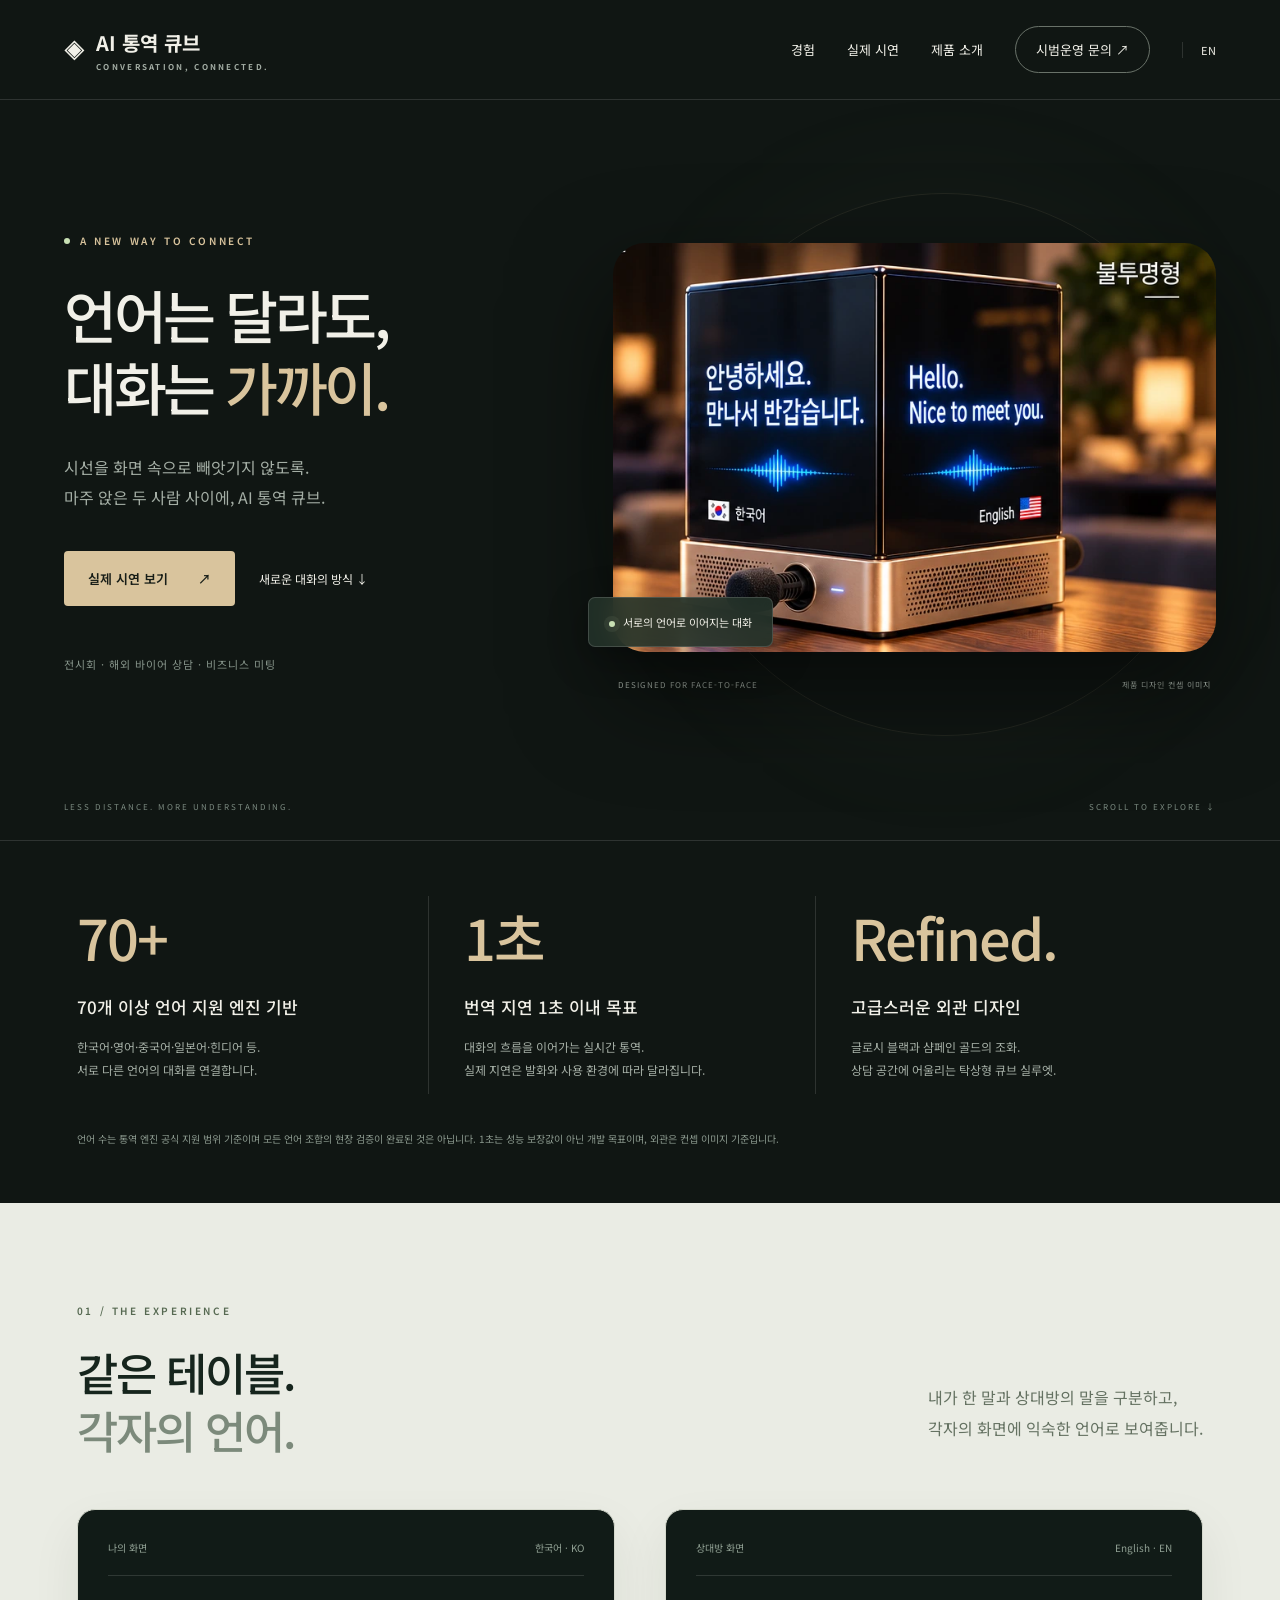
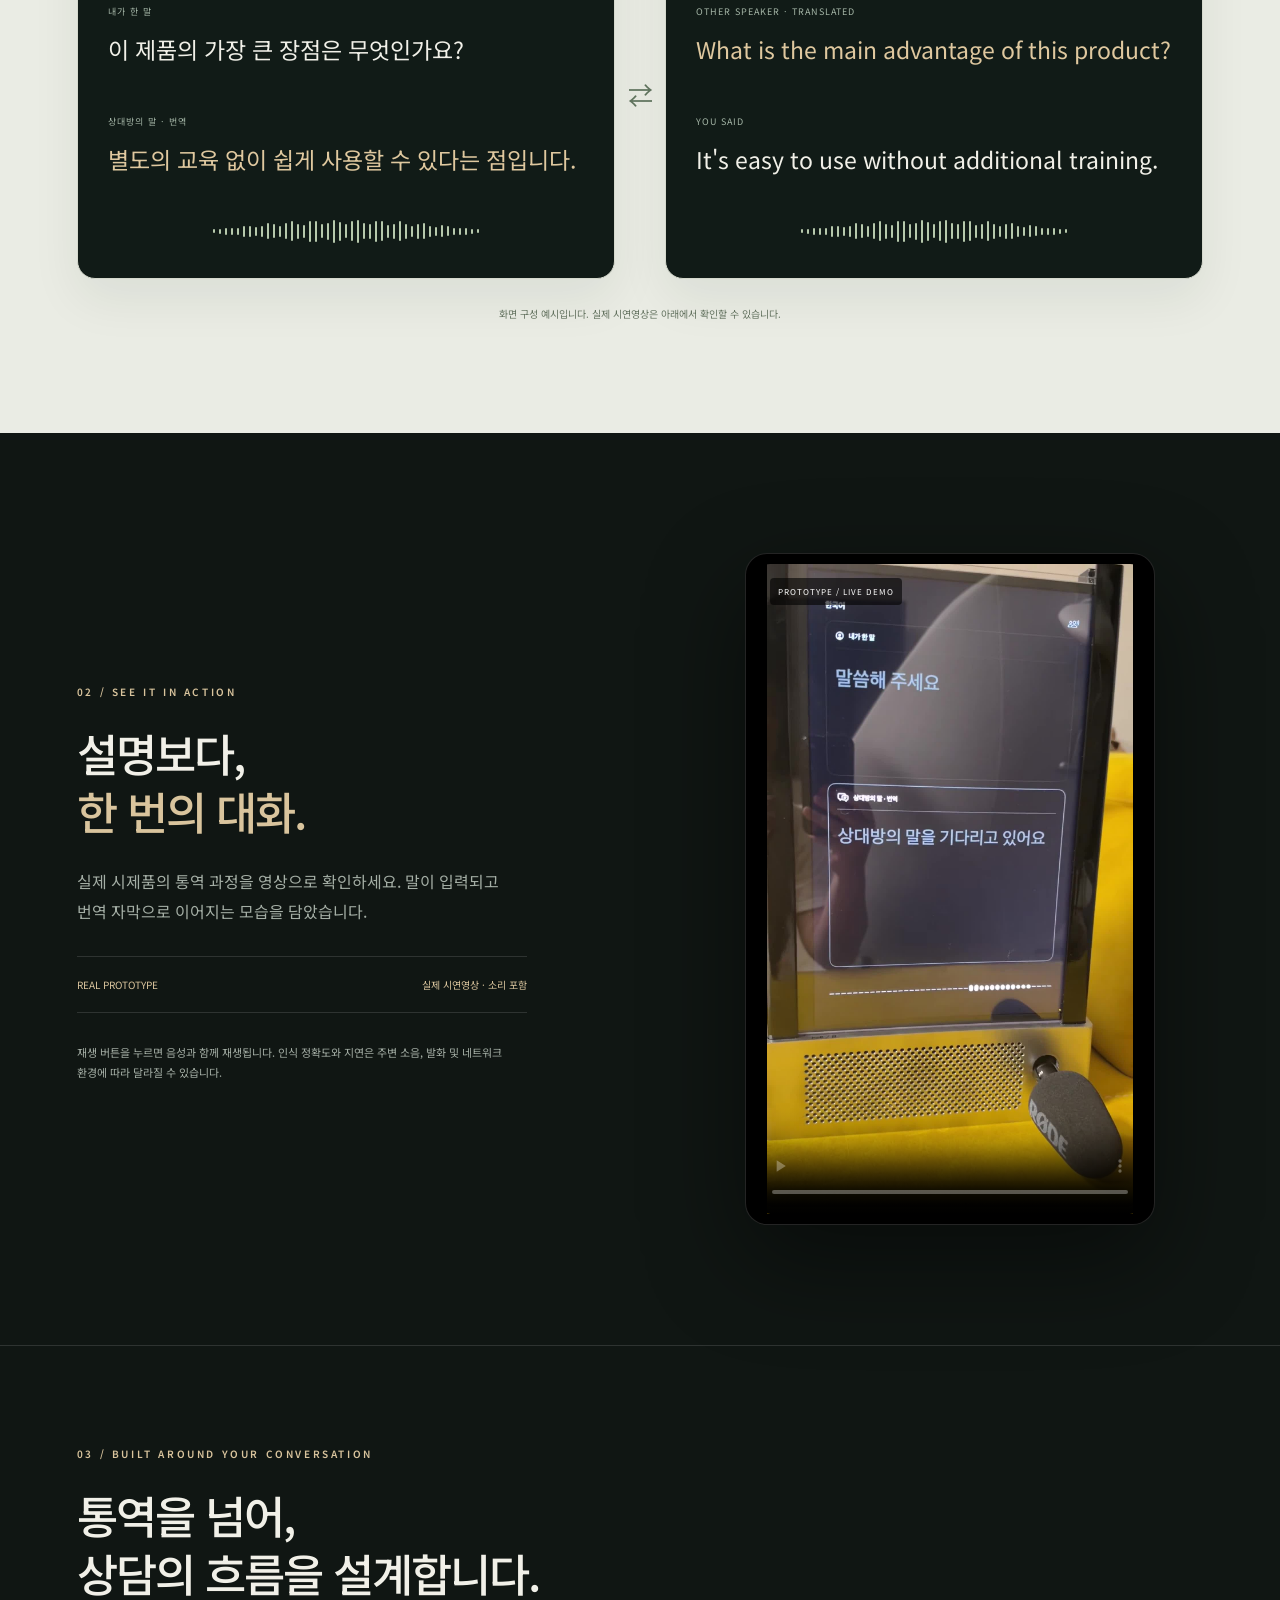
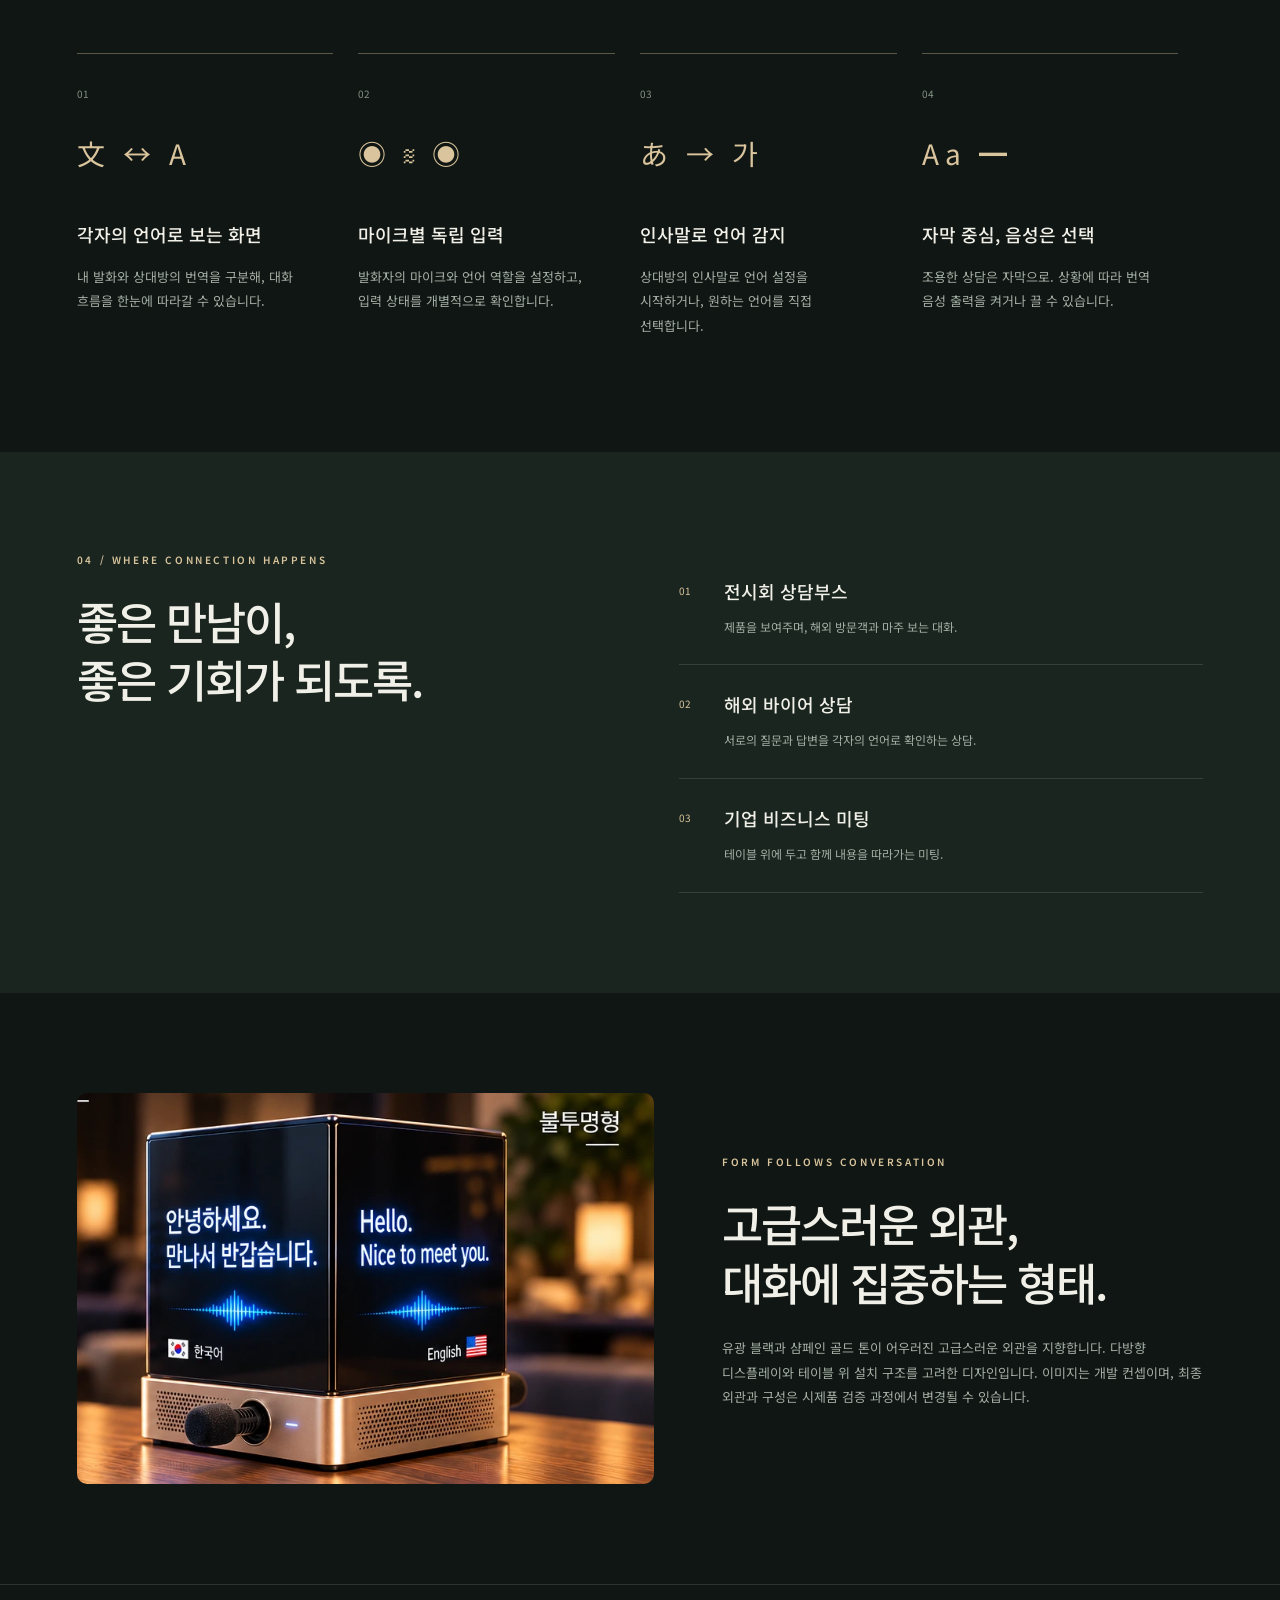
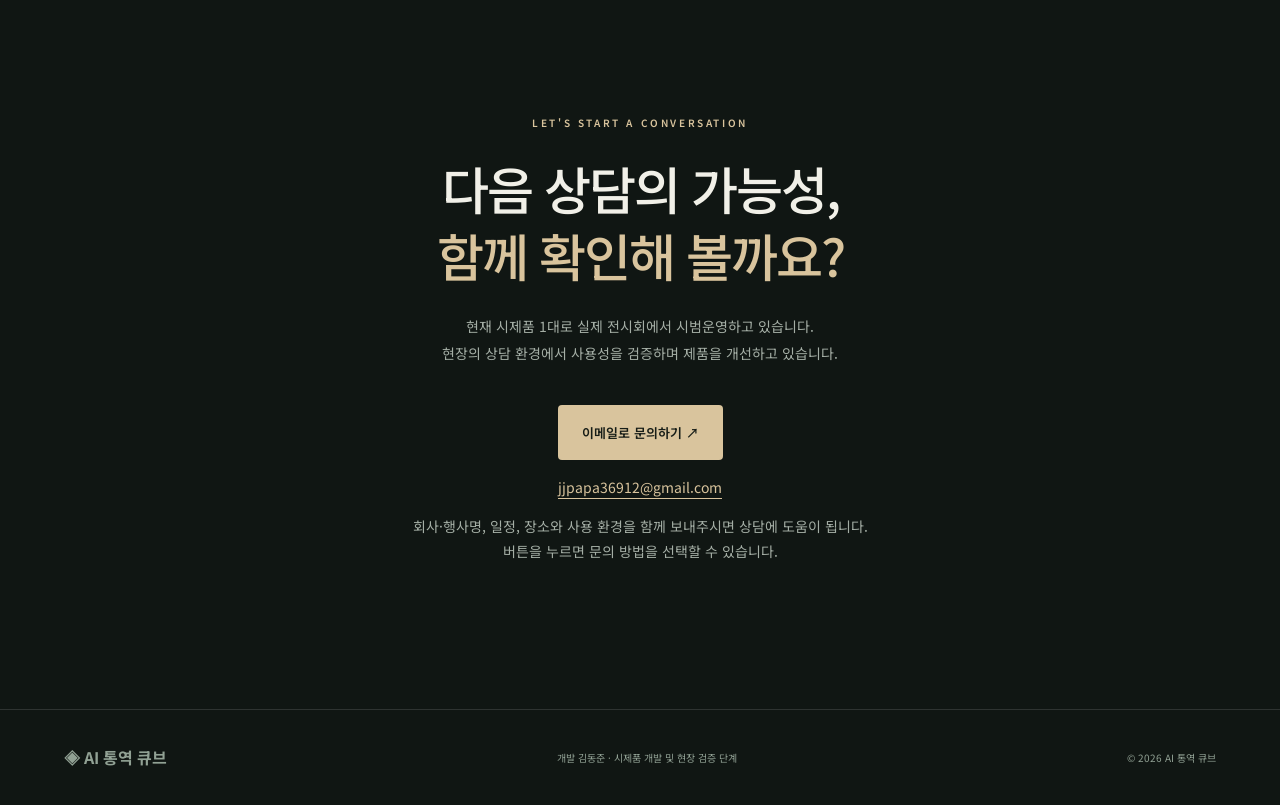
<file: index.html>
<!doctype html><html lang="ko"><head><meta charset="utf-8"><meta name="viewport" content="width=device-width,initial-scale=1"><meta name="theme-color" content="#101613"><meta name="description" content="마주 보는 대화, 각자의 언어로. 전시회와 해외 바이어 상담을 위한 AI 통역 큐브 시제품을 만나보세요."><title>AI 통역 큐브 — 대화에는 경계가 없도록</title><link rel="alternate" hreflang="ko" href="https://jjpapa36912.github.io/ai-interpreter-cube/"><link rel="alternate" hreflang="en" href="https://jjpapa36912.github.io/ai-interpreter-cube/en.html"><link rel="stylesheet" href="style.css"></head><body>
<a class="skip" href="#main">본문 바로가기</a><header><a class="brand" href="#">◈ <span>AI 통역 큐브<small>CONVERSATION, CONNECTED.</small></span></a><nav aria-label="주 메뉴"><a href="#experience">경험</a><a href="#demo">실제 시연</a><a href="#details">제품 소개</a><a class="nav-cta" href="#contact">시범운영 문의 ↗</a><a class="language-switch" href="en.html" lang="en" aria-label="Switch to English">EN</a></nav></header>
<main id="main"><section class="hero"><div class="hero-copy"><div class="eyebrow"><i></i> A NEW WAY TO CONNECT</div><h1>언어는 달라도,<br>대화는 <em>가까이.</em></h1><p>시선을 화면 속으로 빼앗기지 않도록.<br>마주 앉은 두 사람 사이에, AI 통역 큐브.</p><div class="actions"><a class="button primary" href="#demo">실제 시연 보기 <span>↗</span></a><a class="text-link" href="#experience">새로운 대화의 방식 ↓</a></div><div class="hero-note">전시회 · 해외 바이어 상담 · 비즈니스 미팅</div></div><figure class="hero-product"><div class="orbit"></div><img src="assets/cube.webp" alt="검은 디스플레이와 샴페인 골드 하부를 가진 AI 통역 큐브 컨셉" fetchpriority="high"><figcaption><span>DESIGNED FOR FACE-TO-FACE</span><span>제품 디자인 컨셉 이미지</span></figcaption><div class="floating-label"><span class="pulse"></span>서로의 언어로 이어지는 대화</div></figure><div class="hero-bottom"><span>LESS DISTANCE. MORE UNDERSTANDING.</span><span>SCROLL TO EXPLORE ↓</span></div></section>
<section class="highlights section" aria-label="제품 핵심 특징"><article><strong>70+</strong><h3>70개 이상 언어 지원 엔진 기반</h3><p>한국어·영어·중국어·일본어·힌디어 등.<br>서로 다른 언어의 대화를 연결합니다.</p></article><article><strong>1초</strong><h3>번역 지연 1초 이내 목표</h3><p>대화의 흐름을 이어가는 실시간 통역.<br>실제 지연은 발화와 사용 환경에 따라 달라집니다.</p></article><article><strong>Refined.</strong><h3>고급스러운 외관 디자인</h3><p>글로시 블랙과 샴페인 골드의 조화.<br>상담 공간에 어울리는 탁상형 큐브 실루엣.</p></article><p class="highlight-note">언어 수는 통역 엔진 공식 지원 범위 기준이며 모든 언어 조합의 현장 검증이 완료된 것은 아닙니다. 1초는 성능 보장값이 아닌 개발 목표이며, 외관은 컨셉 이미지 기준입니다.</p></section><section id="experience" class="experience section"><div class="eyebrow">01 / THE EXPERIENCE</div><div class="section-heading"><h2>같은 테이블.<br><span>각자의 언어.</span></h2><p>내가 한 말과 상대방의 말을 구분하고,<br>각자의 화면에 익숙한 언어로 보여줍니다.</p></div><div class="conversation"><article class="screen"><div class="screen-top"><span>나의 화면</span><span>한국어 · KO</span></div><div class="message own"><small>내가 한 말</small><p>이 제품의 가장 큰 장점은 무엇인가요?</p></div><div class="message translated"><small>상대방의 말 · 번역</small><p>별도의 교육 없이 쉽게 사용할 수 있다는 점입니다.</p></div><div class="wave" aria-hidden="true"></div></article><div class="connection" aria-hidden="true">⇄</div><article class="screen"><div class="screen-top"><span>상대방 화면</span><span>English · EN</span></div><div class="message translated"><small>OTHER SPEAKER · TRANSLATED</small><p>What is the main advantage of this product?</p></div><div class="message own"><small>YOU SAID</small><p>It's easy to use without additional training.</p></div><div class="wave" aria-hidden="true"></div></article></div><p class="caption">화면 구성 예시입니다. 실제 시연영상은 아래에서 확인할 수 있습니다.</p></section>
<section id="demo" class="demo section"><div class="demo-copy"><div class="eyebrow">02 / SEE IT IN ACTION</div><h2>설명보다,<br><em>한 번의 대화.</em></h2><p>실제 시제품의 통역 과정을 영상으로 확인하세요. 말이 입력되고 번역 자막으로 이어지는 모습을 담았습니다.</p><div class="demo-meta"><span>REAL PROTOTYPE</span><span>실제 시연영상 · 소리 포함</span></div><p class="fine">재생 버튼을 누르면 음성과 함께 재생됩니다. 인식 정확도와 지연은 주변 소음, 발화 및 네트워크 환경에 따라 달라질 수 있습니다.</p></div><div class="video-frame"><video controls playsinline preload="metadata" poster="assets/poster.jpg"><source src="assets/demo.mp4" type="video/mp4">브라우저가 동영상 재생을 지원하지 않습니다. <a href="assets/demo.mp4">영상 다운로드</a></video><span class="video-tag">PROTOTYPE / LIVE DEMO</span></div></section>
<section id="details" class="features section"><div class="eyebrow">03 / BUILT AROUND YOUR CONVERSATION</div><h2>통역을 넘어,<br>상담의 흐름을 설계합니다.</h2><div class="feature-grid"><article><b>01</b><div class="icon">文 ↔ A</div><h3>각자의 언어로 보는 화면</h3><p>내 발화와 상대방의 번역을 구분해, 대화 흐름을 한눈에 따라갈 수 있습니다.</p></article><article><b>02</b><div class="icon">◉ ≋ ◉</div><h3>마이크별 독립 입력</h3><p>발화자의 마이크와 언어 역할을 설정하고, 입력 상태를 개별적으로 확인합니다.</p></article><article><b>03</b><div class="icon">あ → 가</div><h3>인사말로 언어 감지</h3><p>상대방의 인사말로 언어 설정을 시작하거나, 원하는 언어를 직접 선택합니다.</p></article><article><b>04</b><div class="icon">Aa ━</div><h3>자막 중심, 음성은 선택</h3><p>조용한 상담은 자막으로. 상황에 따라 번역 음성 출력을 켜거나 끌 수 있습니다.</p></article></div></section>
<section class="usecase section"><div class="usecase-title"><div class="eyebrow">04 / WHERE CONNECTION HAPPENS</div><h2>좋은 만남이,<br>좋은 기회가 되도록.</h2></div><div class="usecase-list"><article><span>01</span><h3>전시회 상담부스</h3><p>제품을 보여주며, 해외 방문객과 마주 보는 대화.</p></article><article><span>02</span><h3>해외 바이어 상담</h3><p>서로의 질문과 답변을 각자의 언어로 확인하는 상담.</p></article><article><span>03</span><h3>기업 비즈니스 미팅</h3><p>테이블 위에 두고 함께 내용을 따라가는 미팅.</p></article></div></section>
<section class="design section"><img src="assets/cube.webp" alt="AI 통역 큐브 완성 외관 디자인 컨셉" loading="lazy"><div><div class="eyebrow">FORM FOLLOWS CONVERSATION</div><h2>고급스러운 외관,<br>대화에 집중하는 형태.</h2><p>유광 블랙과 샴페인 골드 톤이 어우러진 고급스러운 외관을 지향합니다. 다방향 디스플레이와 테이블 위 설치 구조를 고려한 디자인입니다. 이미지는 개발 컨셉이며, 최종 외관과 구성은 시제품 검증 과정에서 변경될 수 있습니다.</p></div></section>
<section id="contact" class="contact section"><div class="eyebrow">LET'S START A CONVERSATION</div><h2>다음 상담의 가능성,<br><em>함께 확인해 볼까요?</em></h2><p>현재 시제품 1대로 실제 전시회에서 시범운영하고 있습니다.<br>현장의 상담 환경에서 사용성을 검증하며 제품을 개선하고 있습니다.</p><button class="button primary" id="contact-open" aria-expanded="false" aria-controls="contact-options">이메일로 문의하기 ↗</button><div id="contact-options" class="contact-options" hidden><h3>편한 방법으로 문의해 주세요</h3><a class="button primary" href="https://mail.google.com/mail/?view=cm&amp;fs=1&amp;to=jjpapa36912%40gmail.com&amp;su=AI%20통역%20큐브%20시범운영%20문의" target="_blank" rel="noopener noreferrer">Gmail에서 작성하기 ↗</a><a class="button mail-secondary" href="mailto:jjpapa36912@gmail.com?subject=AI%20통역%20큐브%20시범운영%20문의">기본 메일 앱에서 작성 ↗</a><button class="button mail-secondary" id="copy-email">이메일 주소 복사</button><p id="contact-status" role="status"></p><p class="fine">Gmail은 로그인 후 작성할 수 있습니다. 기본 메일 앱이 열리지 않으면 Gmail을 이용하거나 아래 주소를 직접 복사해 주세요.</p></div><p class="contact-email"><a href="mailto:jjpapa36912@gmail.com">jjpapa36912@gmail.com</a></p><p class="fine">회사·행사명, 일정, 장소와 사용 환경을 함께 보내주시면 상담에 도움이 됩니다.<br>버튼을 누르면 문의 방법을 선택할 수 있습니다.</p></section></main><footer><a class="brand" href="#">◈ AI 통역 큐브</a><span>개발 김동준 · 시제품 개발 및 현장 검증 단계</span><span>© 2026 AI 통역 큐브</span></footer><script src="app.js"></script></body></html>
</file>
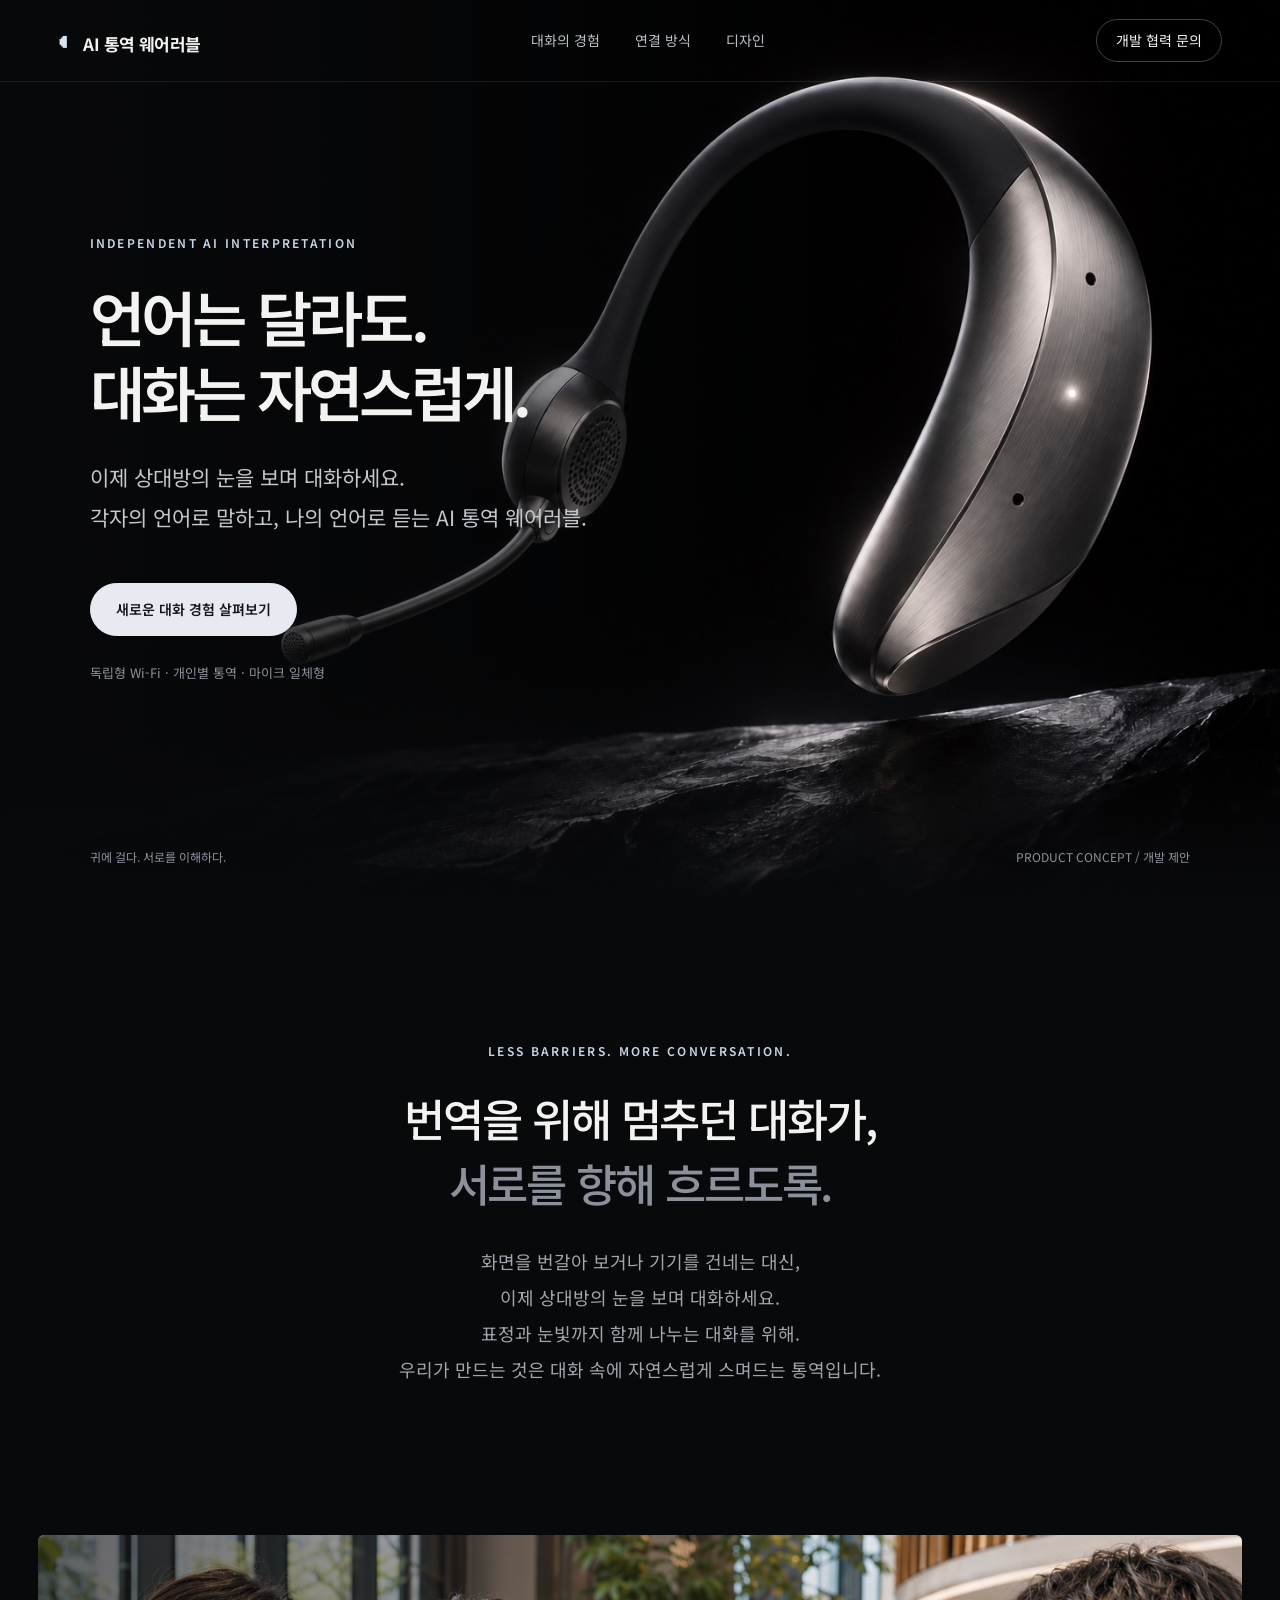
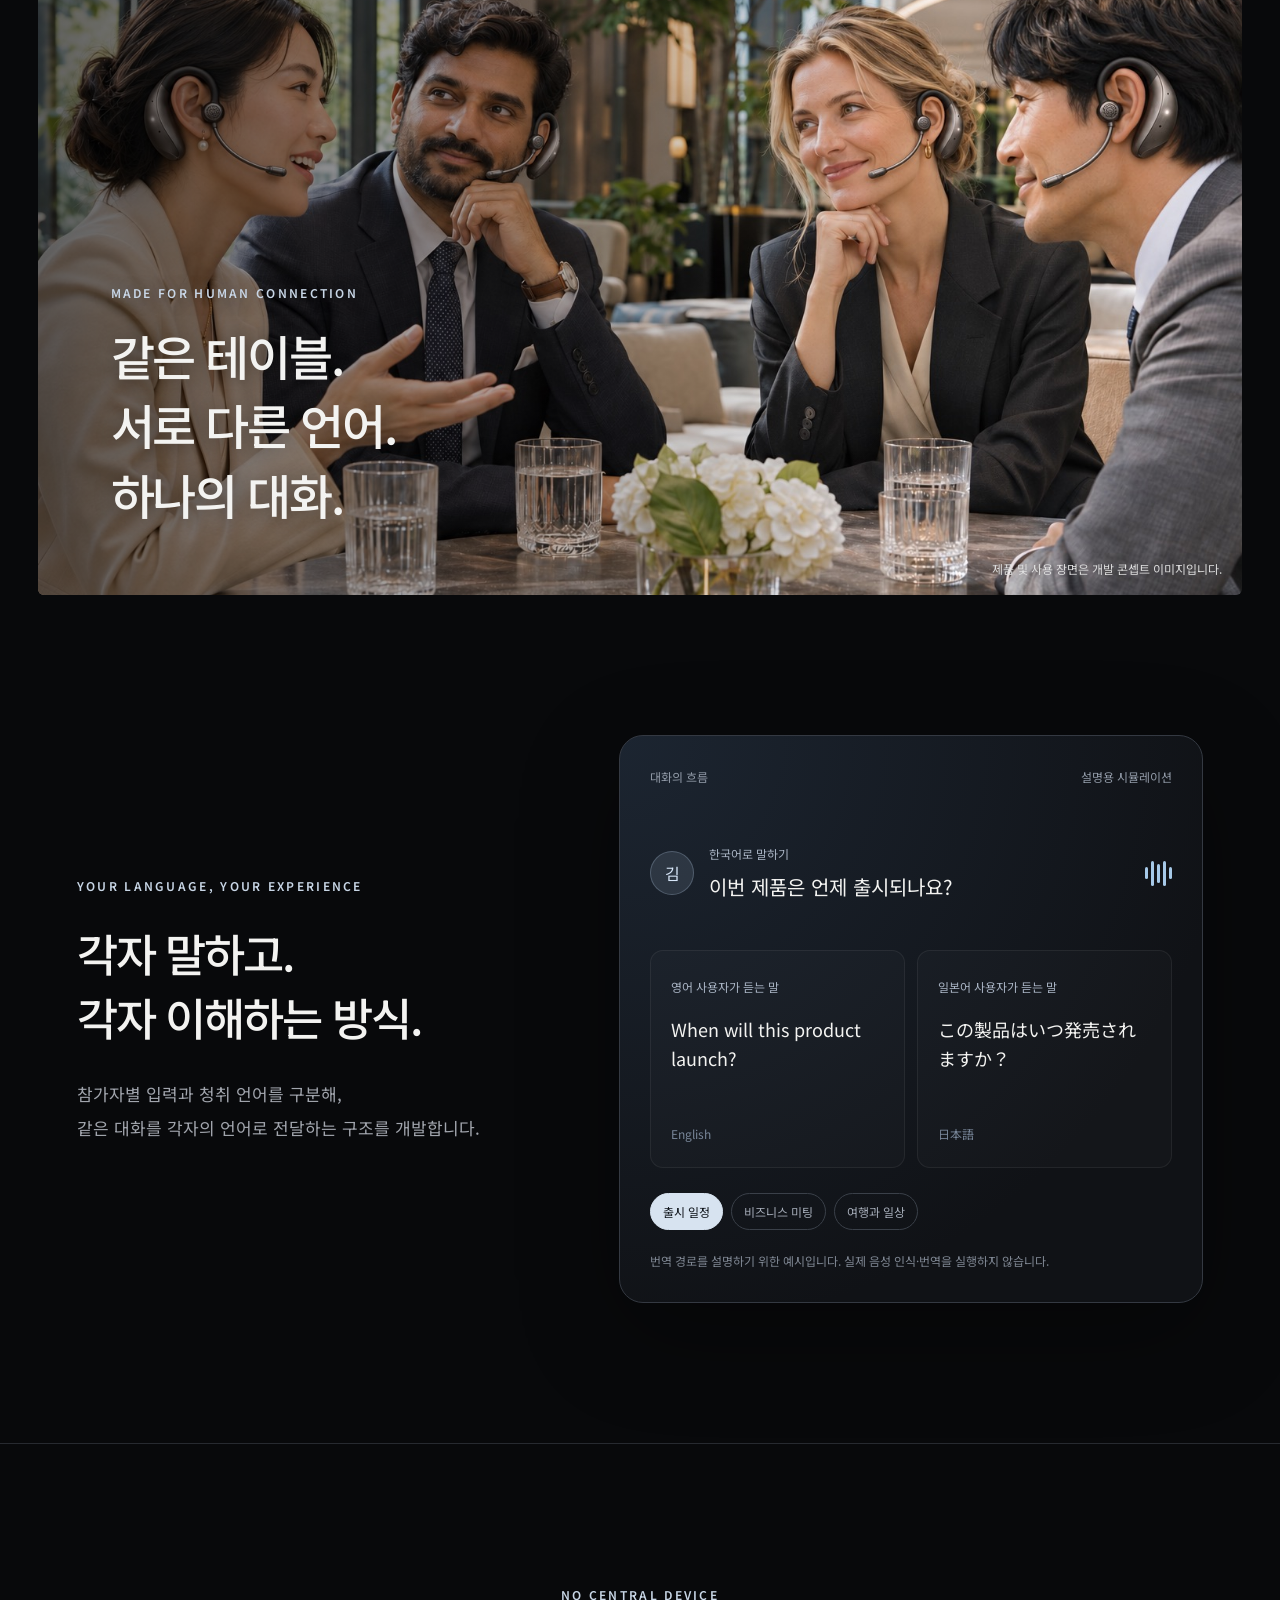
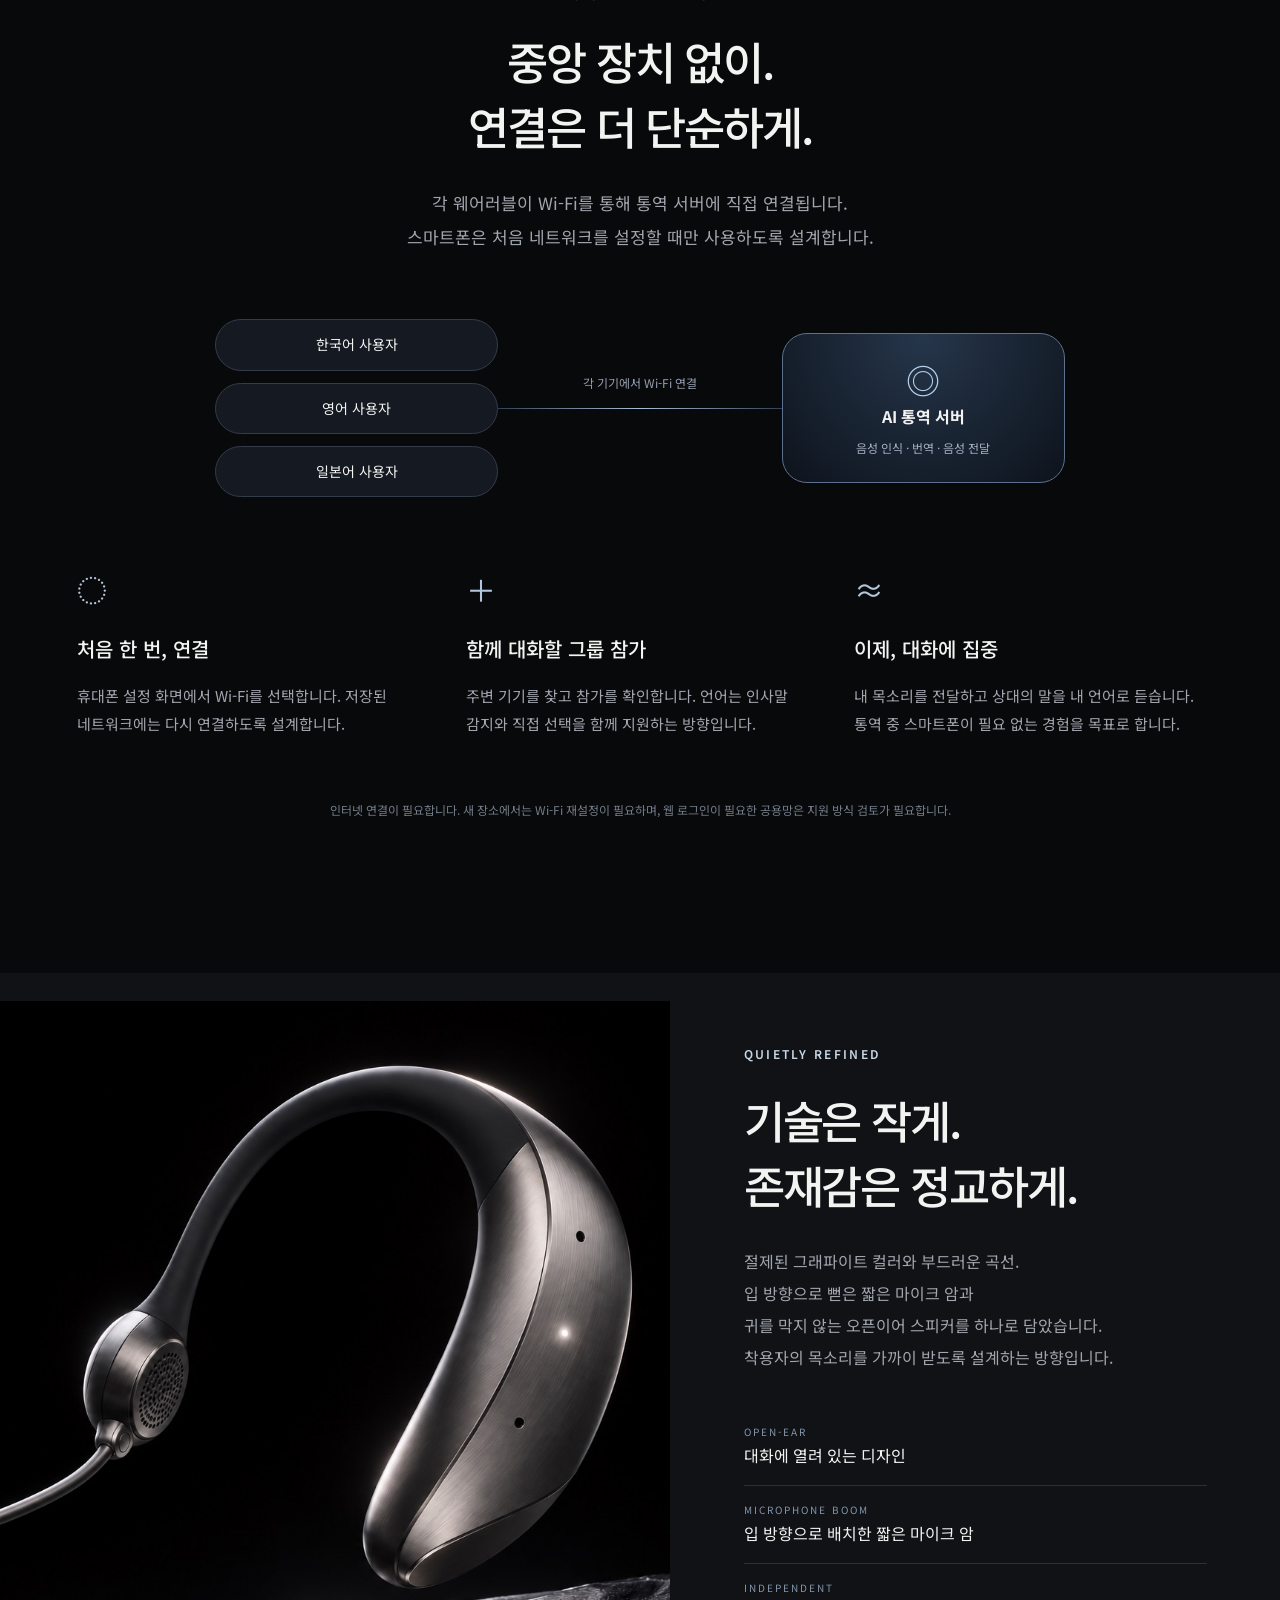
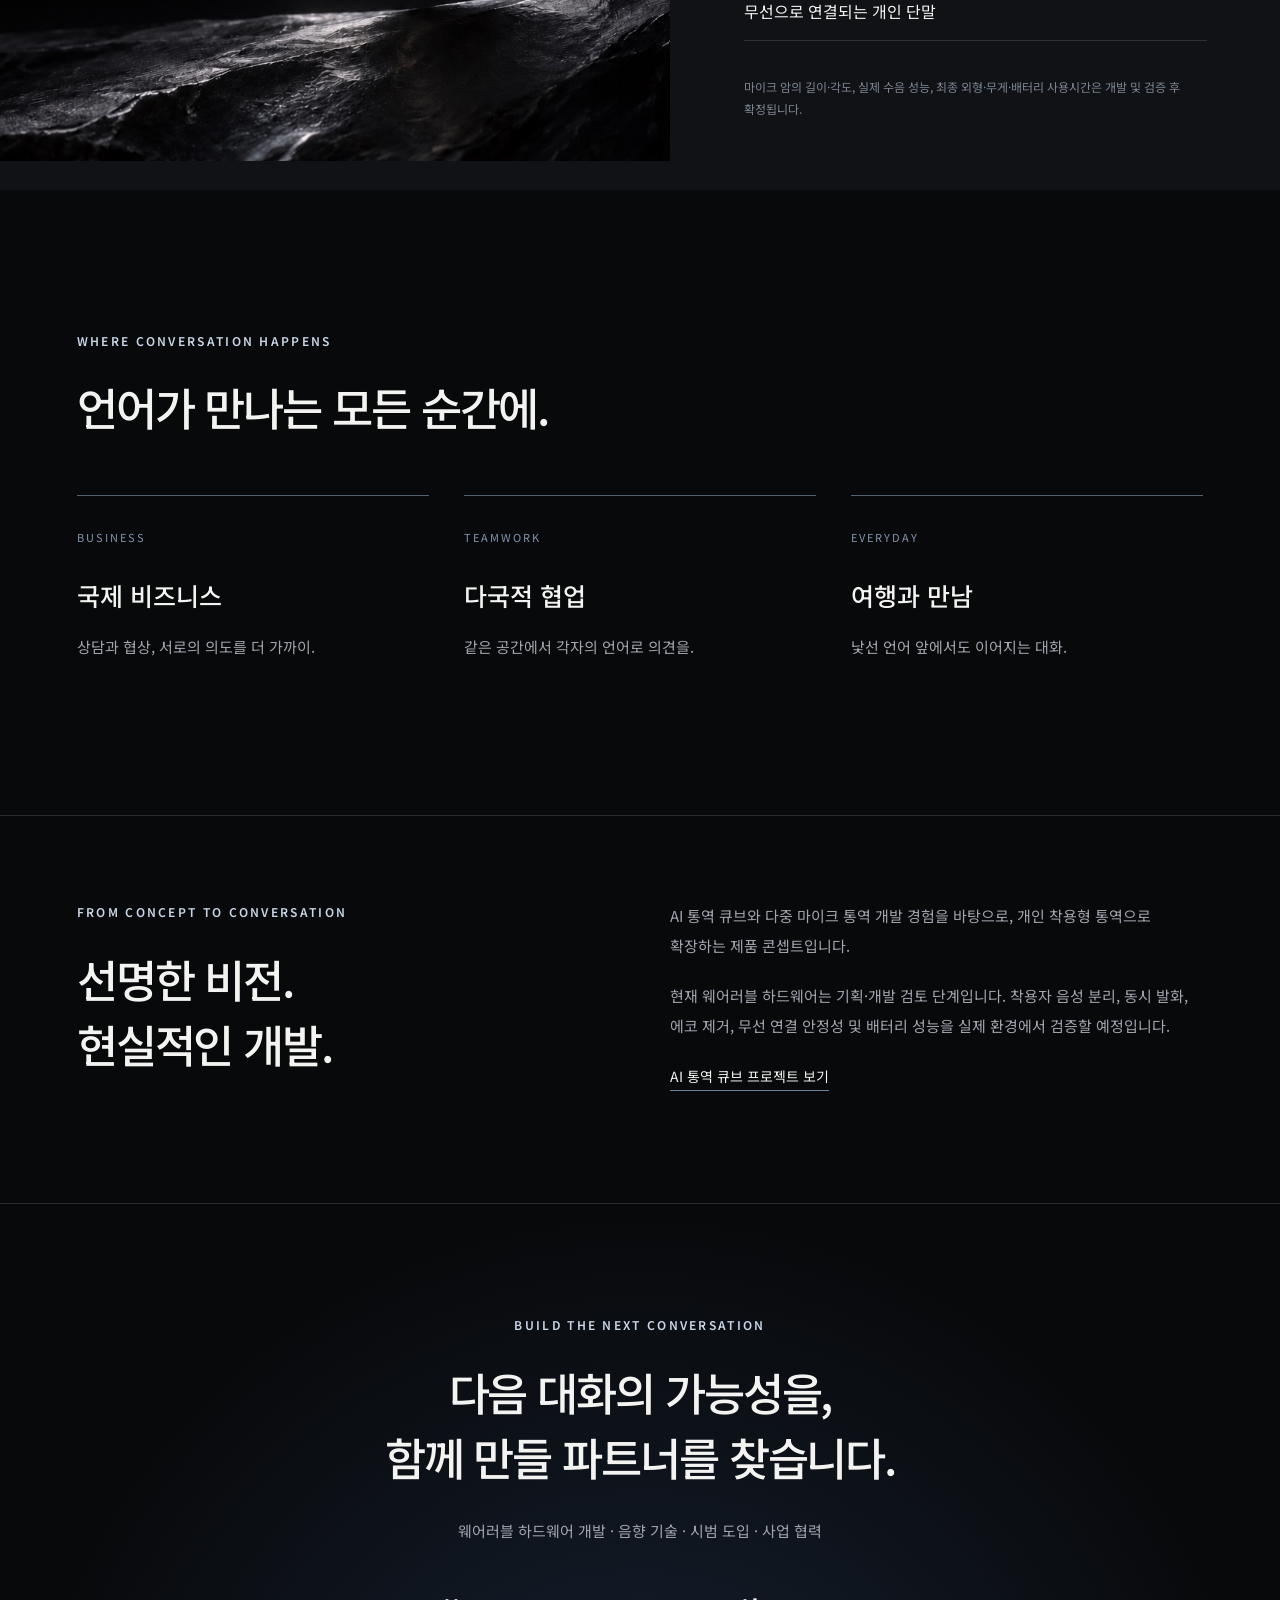
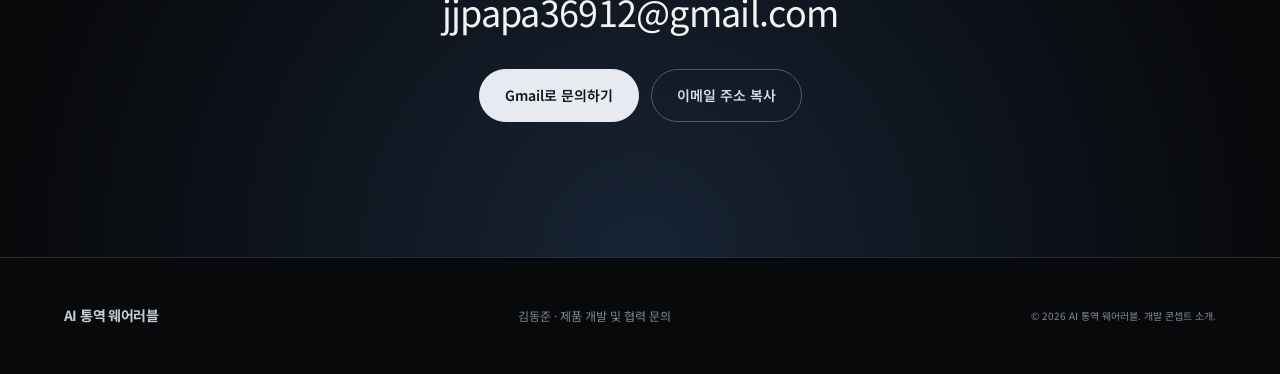
<file: wearable/index.html>
<!doctype html><html lang="ko"><head><meta charset="utf-8"><meta name="viewport" content="width=device-width,initial-scale=1"><meta name="theme-color" content="#08090b"><title>AI 통역 웨어러블 — 언어의 경계 너머</title><meta name="description" content="각자의 언어로 말하고, 나의 언어로 듣는 AI 그룹 통역 웨어러블. 스마트폰과 중앙 장치 없이 Wi-Fi로 연결하는 독립형 제품 개발 콘셉트."><meta property="og:title" content="AI 통역 웨어러블 — 언어의 경계 너머"><meta property="og:description" content="각자의 언어로 말하고, 나의 언어로 듣다."><meta property="og:image" content="https://jjpapa36912.github.io/ai-interpreter-cube/wearable/assets/hero-boom.jpg"><link rel="stylesheet" href="style.css"></head><body>
<header><a class="brand" href="#"><span class="mark">◖</span> AI 통역 웨어러블</a><nav><a href="#experience">대화의 경험</a><a href="#connection">연결 방식</a><a href="#design">디자인</a></nav><a class="nav-contact" href="#contact">개발 협력 문의</a></header>
<main><section class="hero"><img class="hero-image" src="assets/hero-boom.jpg" alt="입 방향의 짧은 마이크 암과 오픈이어 스피커를 갖춘 그래파이트 AI 통역 웨어러블 디자인 콘셉트" fetchpriority="high"><div class="hero-shade"></div><div class="hero-copy"><p class="eyebrow">INDEPENDENT AI INTERPRETATION</p><h1>언어는 달라도.<br>대화는 자연스럽게.</h1><p class="lead">이제 상대방의 눈을 보며 대화하세요.<br>각자의 언어로 말하고, 나의 언어로 듣는 AI 통역 웨어러블.</p><a class="button" href="#experience">새로운 대화 경험 살펴보기</a><p class="hero-note">독립형 Wi-Fi · 개인별 통역 · 마이크 일체형</p></div><div class="hero-bottom"><span>귀에 걸다. 서로를 이해하다.</span><span>PRODUCT CONCEPT / 개발 제안</span></div></section>
<section class="intro reveal"><p class="eyebrow">LESS BARRIERS. MORE CONVERSATION.</p><h2>번역을 위해 멈추던 대화가,<br><span>서로를 향해 흐르도록.</span></h2><p>화면을 번갈아 보거나 기기를 건네는 대신,<br class="desktop"> 이제 상대방의 눈을 보며 대화하세요.<br>표정과 눈빛까지 함께 나누는 대화를 위해.<br>우리가 만드는 것은 대화 속에 자연스럽게 스며드는 통역입니다.</p></section>
<section id="experience" class="scene reveal"><img src="assets/conversation-boom.jpg" alt="동일한 짧은 마이크 암 일체형 귀걸이 통역 기기를 착용하고 대화하는 네 사람의 사용 장면 콘셉트" loading="lazy"><div class="scene-caption"><span class="eyebrow">MADE FOR HUMAN CONNECTION</span><h2>같은 테이블.<br>서로 다른 언어.<br>하나의 대화.</h2></div><span class="image-note">제품 및 사용 장면은 개발 콘셉트 이미지입니다.</span></section>
<section class="experience content reveal"><div class="section-head"><p class="eyebrow">YOUR LANGUAGE, YOUR EXPERIENCE</p><h2>각자 말하고.<br>각자 이해하는 방식.</h2><p>참가자별 입력과 청취 언어를 구분해,<br>같은 대화를 각자의 언어로 전달하는 구조를 개발합니다.</p></div><div class="conversation-demo" aria-label="다국어 대화의 동작 예시"><div class="demo-top"><span>대화의 흐름</span><span>설명용 시뮬레이션</span></div><div class="speaking"><span class="avatar">김</span><div><small>한국어로 말하기</small><p id="source">이번 제품은 언제 출시되나요?</p></div><div class="wave" aria-hidden="true"><i></i><i></i><i></i><i></i><i></i></div></div><div class="listener-grid"><article><small>영어 사용자가 듣는 말</small><p id="english">When will this product launch?</p><span>English</span></article><article><small>일본어 사용자가 듣는 말</small><p id="japanese">この製品はいつ発売されますか？</p><span>日本語</span></article></div><div class="demo-controls"><button class="selected" data-demo="0" aria-pressed="true">출시 일정</button><button data-demo="1" aria-pressed="false">비즈니스 미팅</button><button data-demo="2" aria-pressed="false">여행과 일상</button></div><p class="demo-note">번역 경로를 설명하기 위한 예시입니다. 실제 음성 인식·번역을 실행하지 않습니다.</p></div></section>
<section id="connection" class="connection content reveal"><p class="eyebrow">NO CENTRAL DEVICE</p><h2>중앙 장치 없이.<br>연결은 더 단순하게.</h2><p class="section-desc">각 웨어러블이 Wi-Fi를 통해 통역 서버에 직접 연결됩니다.<br>스마트폰은 처음 네트워크를 설정할 때만 사용하도록 설계합니다.</p><div class="network"><div class="people"><span>한국어 사용자</span><span>영어 사용자</span><span>일본어 사용자</span></div><div class="network-line"><span>각 기기에서 Wi-Fi 연결</span></div><div class="cloud"><span class="cloud-icon">◎</span><strong>AI 통역 서버</strong><small>음성 인식 · 번역 · 음성 전달</small></div></div><div class="steps"><article><span class="step-symbol">◌</span><h3>처음 한 번, 연결</h3><p>휴대폰 설정 화면에서 Wi-Fi를 선택합니다. 저장된 네트워크에는 다시 연결하도록 설계합니다.</p></article><article><span class="step-symbol">＋</span><h3>함께 대화할 그룹 참가</h3><p>주변 기기를 찾고 참가를 확인합니다. 언어는 인사말 감지와 직접 선택을 함께 지원하는 방향입니다.</p></article><article><span class="step-symbol">≈</span><h3>이제, 대화에 집중</h3><p>내 목소리를 전달하고 상대의 말을 내 언어로 듣습니다. 통역 중 스마트폰이 필요 없는 경험을 목표로 합니다.</p></article></div><p class="technical-note">인터넷 연결이 필요합니다. 새 장소에서는 Wi-Fi 재설정이 필요하며, 웹 로그인이 필요한 공용망은 지원 방식 검토가 필요합니다.</p></section>
<section id="design" class="design reveal"><div class="design-photo"><img src="assets/hero-boom.jpg" alt="짧은 마이크 암, 원형 오픈이어 스피커와 그래파이트 이어후크 디테일" loading="lazy"></div><div class="design-copy"><p class="eyebrow">QUIETLY REFINED</p><h2>기술은 작게.<br>존재감은 정교하게.</h2><p>절제된 그래파이트 컬러와 부드러운 곡선.<br>입 방향으로 뻗은 짧은 마이크 암과<br>귀를 막지 않는 오픈이어 스피커를 하나로 담았습니다.<br>착용자의 목소리를 가까이 받도록 설계하는 방향입니다.</p><ul><li><span>OPEN-EAR</span><strong>대화에 열려 있는 디자인</strong></li><li><span>MICROPHONE BOOM</span><strong>입 방향으로 배치한 짧은 마이크 암</strong></li><li><span>INDEPENDENT</span><strong>무선으로 연결되는 개인 단말</strong></li></ul><small>마이크 암의 길이·각도, 실제 수음 성능, 최종 외형·무게·배터리 사용시간은 개발 및 검증 후 확정됩니다.</small></div></section>
<section class="places content reveal"><p class="eyebrow">WHERE CONVERSATION HAPPENS</p><h2>언어가 만나는 모든 순간에.</h2><div class="use-grid"><article><span>BUSINESS</span><h3>국제 비즈니스</h3><p>상담과 협상, 서로의 의도를 더 가까이.</p></article><article><span>TEAMWORK</span><h3>다국적 협업</h3><p>같은 공간에서 각자의 언어로 의견을.</p></article><article><span>EVERYDAY</span><h3>여행과 만남</h3><p>낯선 언어 앞에서도 이어지는 대화.</p></article></div></section>
<section class="development content reveal"><div><p class="eyebrow">FROM CONCEPT TO CONVERSATION</p><h2>선명한 비전.<br>현실적인 개발.</h2></div><div><p>AI 통역 큐브와 다중 마이크 통역 개발 경험을 바탕으로, 개인 착용형 통역으로 확장하는 제품 콘셉트입니다.</p><p>현재 웨어러블 하드웨어는 기획·개발 검토 단계입니다. 착용자 음성 분리, 동시 발화, 에코 제거, 무선 연결 안정성 및 배터리 성능을 실제 환경에서 검증할 예정입니다.</p><a class="text-link" href="../">AI 통역 큐브 프로젝트 보기</a></div></section>
<section id="contact" class="contact reveal"><p class="eyebrow">BUILD THE NEXT CONVERSATION</p><h2>다음 대화의 가능성을,<br>함께 만들 파트너를 찾습니다.</h2><p>웨어러블 하드웨어 개발 · 음향 기술 · 시범 도입 · 사업 협력</p><a class="email" href="mailto:jjpapa36912@gmail.com?subject=AI%20통역%20웨어러블%20협력%20문의">jjpapa36912@gmail.com</a><div class="contact-actions"><a class="button" href="https://mail.google.com/mail/?view=cm&fs=1&to=jjpapa36912%40gmail.com&su=AI%20통역%20웨어러블%20협력%20문의" target="_blank" rel="noopener">Gmail로 문의하기</a><button class="button outline" id="copy">이메일 주소 복사</button></div><p id="copy-status" role="status"></p></section></main><footer><a class="brand" href="#">AI 통역 웨어러블</a><p>김동준 · 제품 개발 및 협력 문의</p><small>© 2026 AI 통역 웨어러블. 개발 콘셉트 소개.</small></footer><script src="app.js"></script></body></html>
</file>
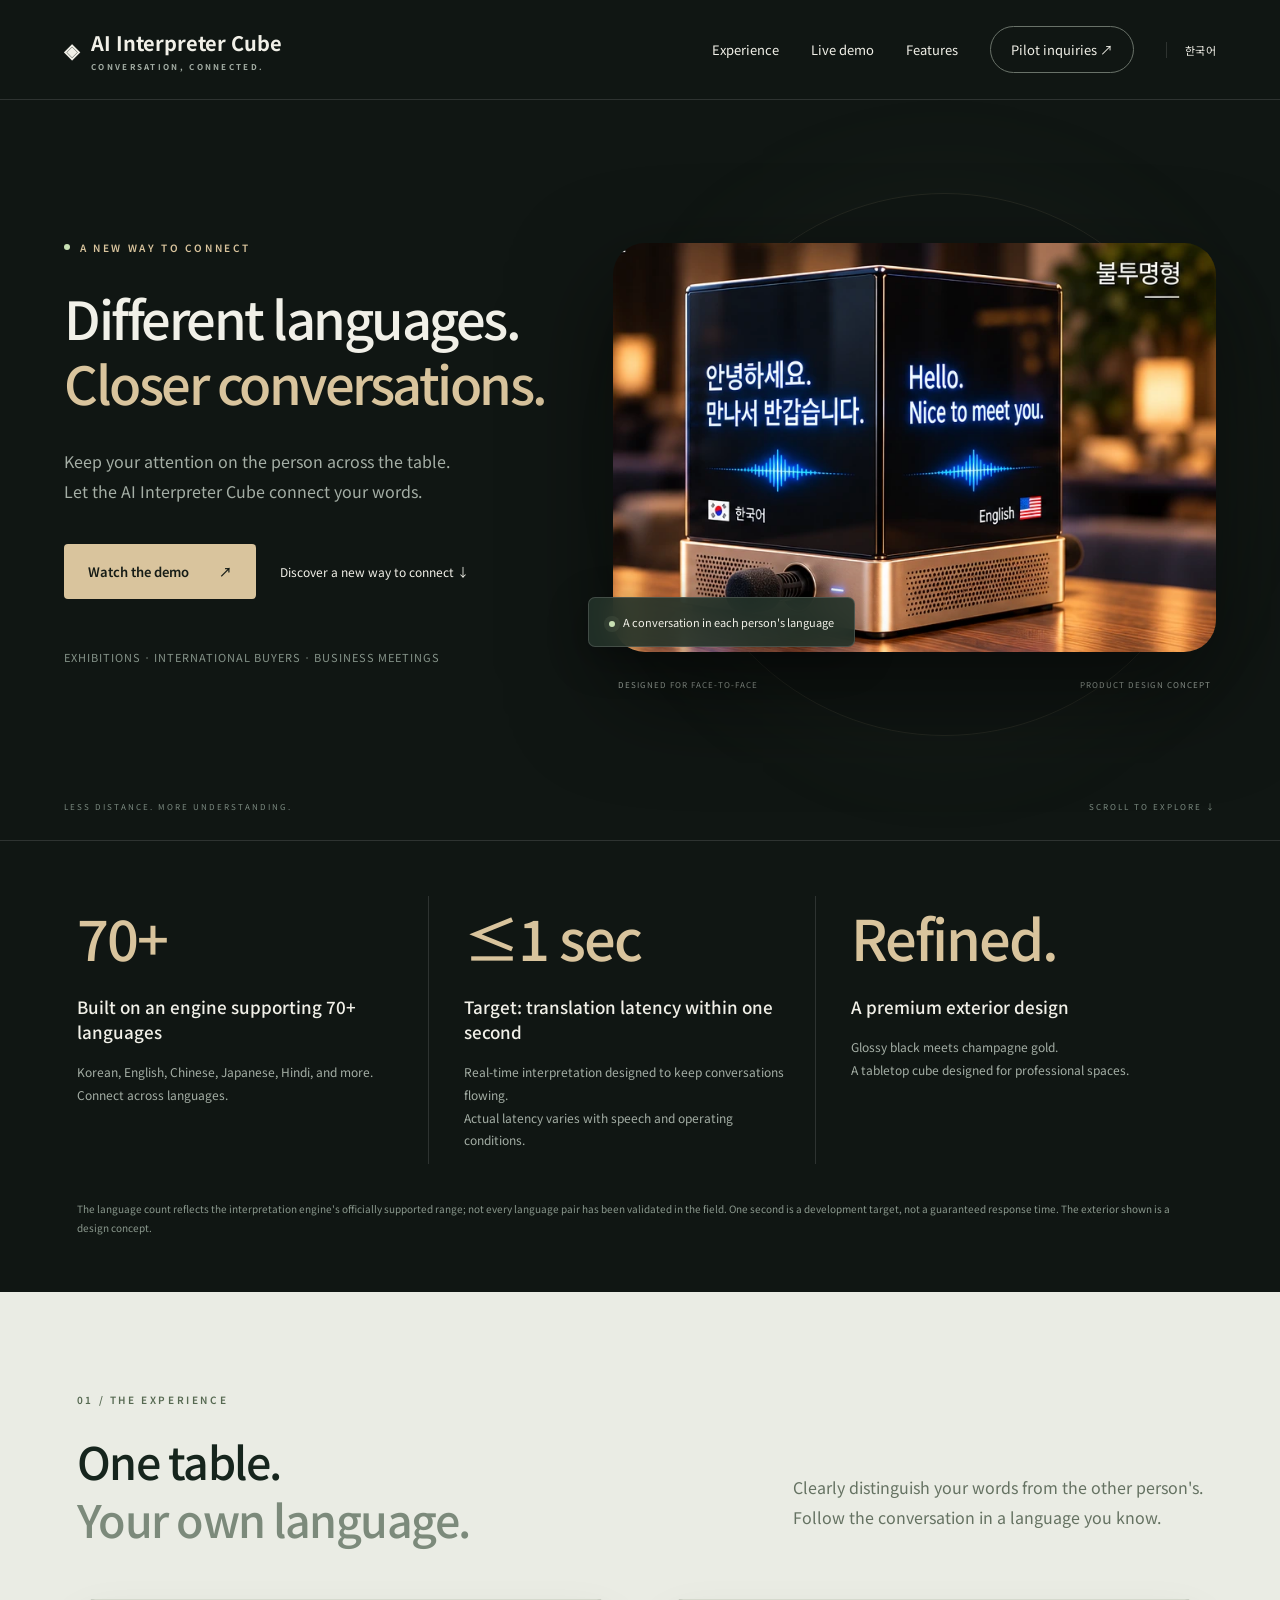
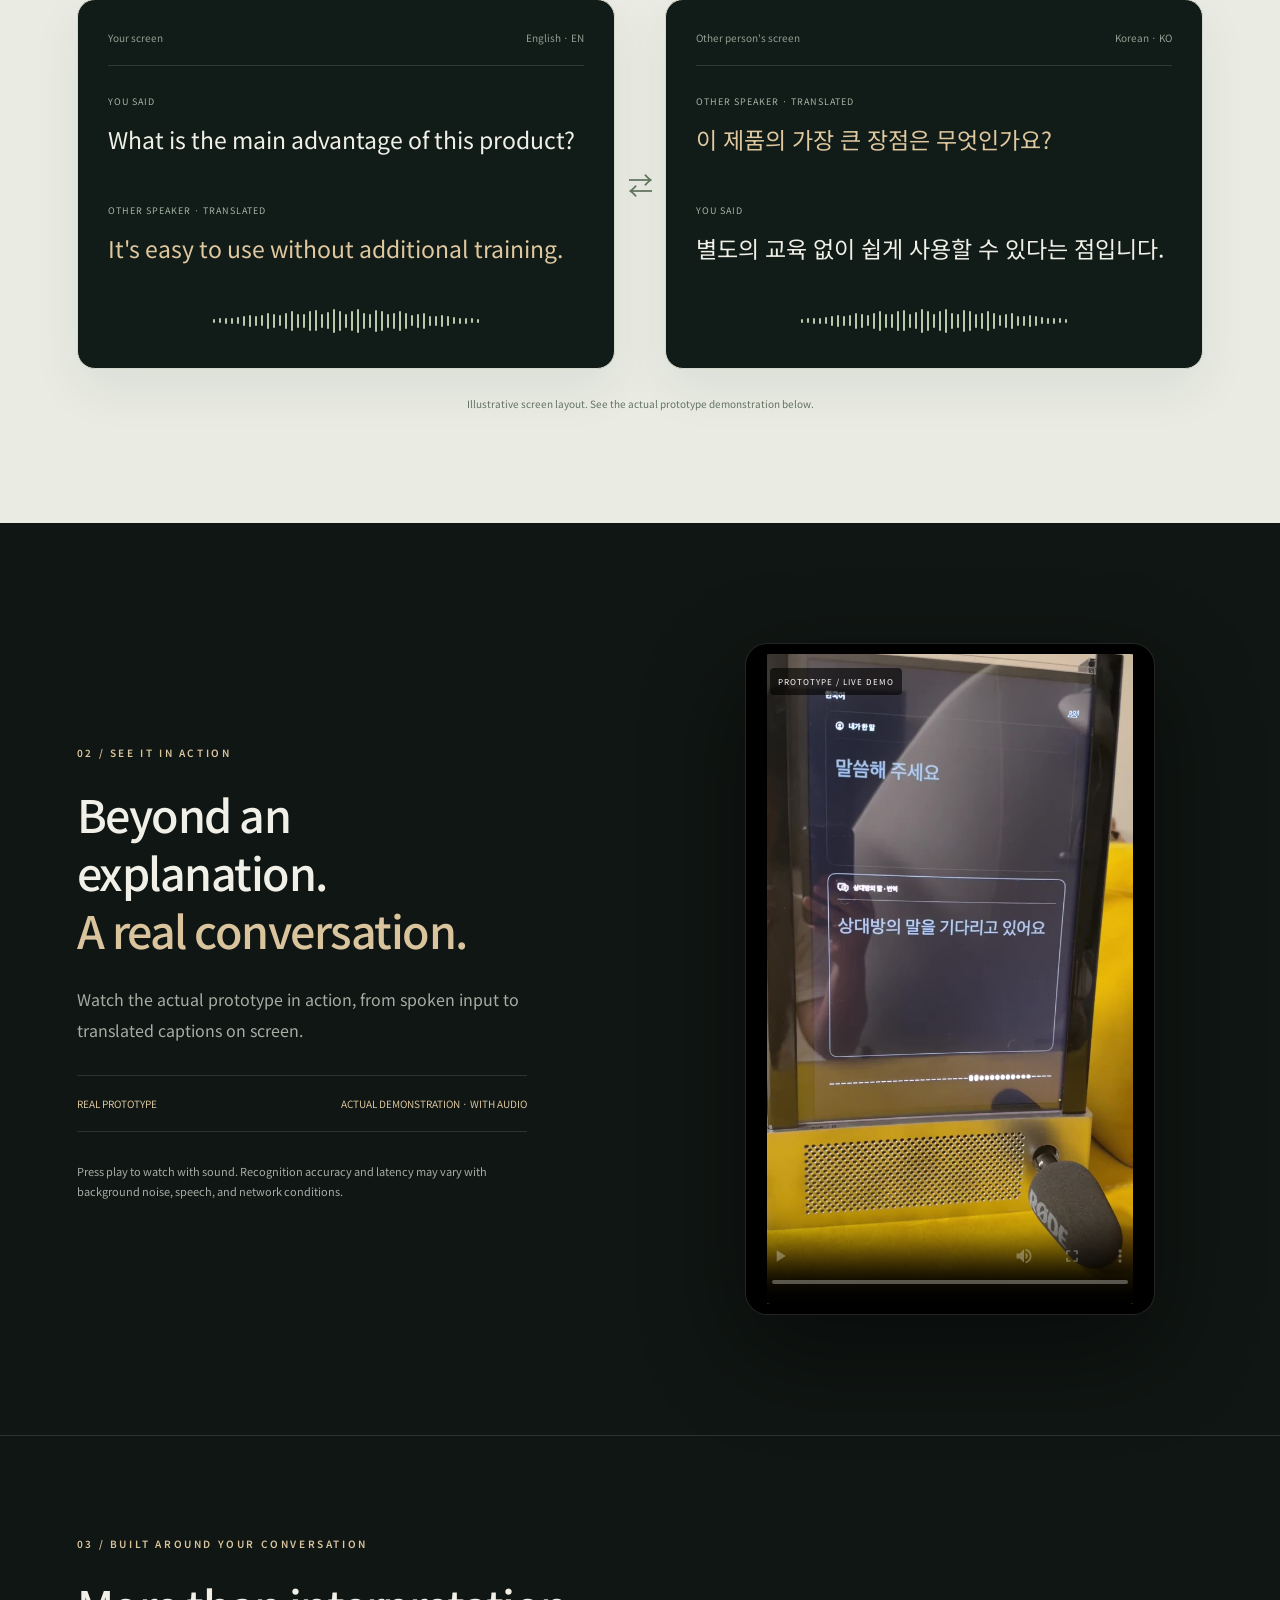
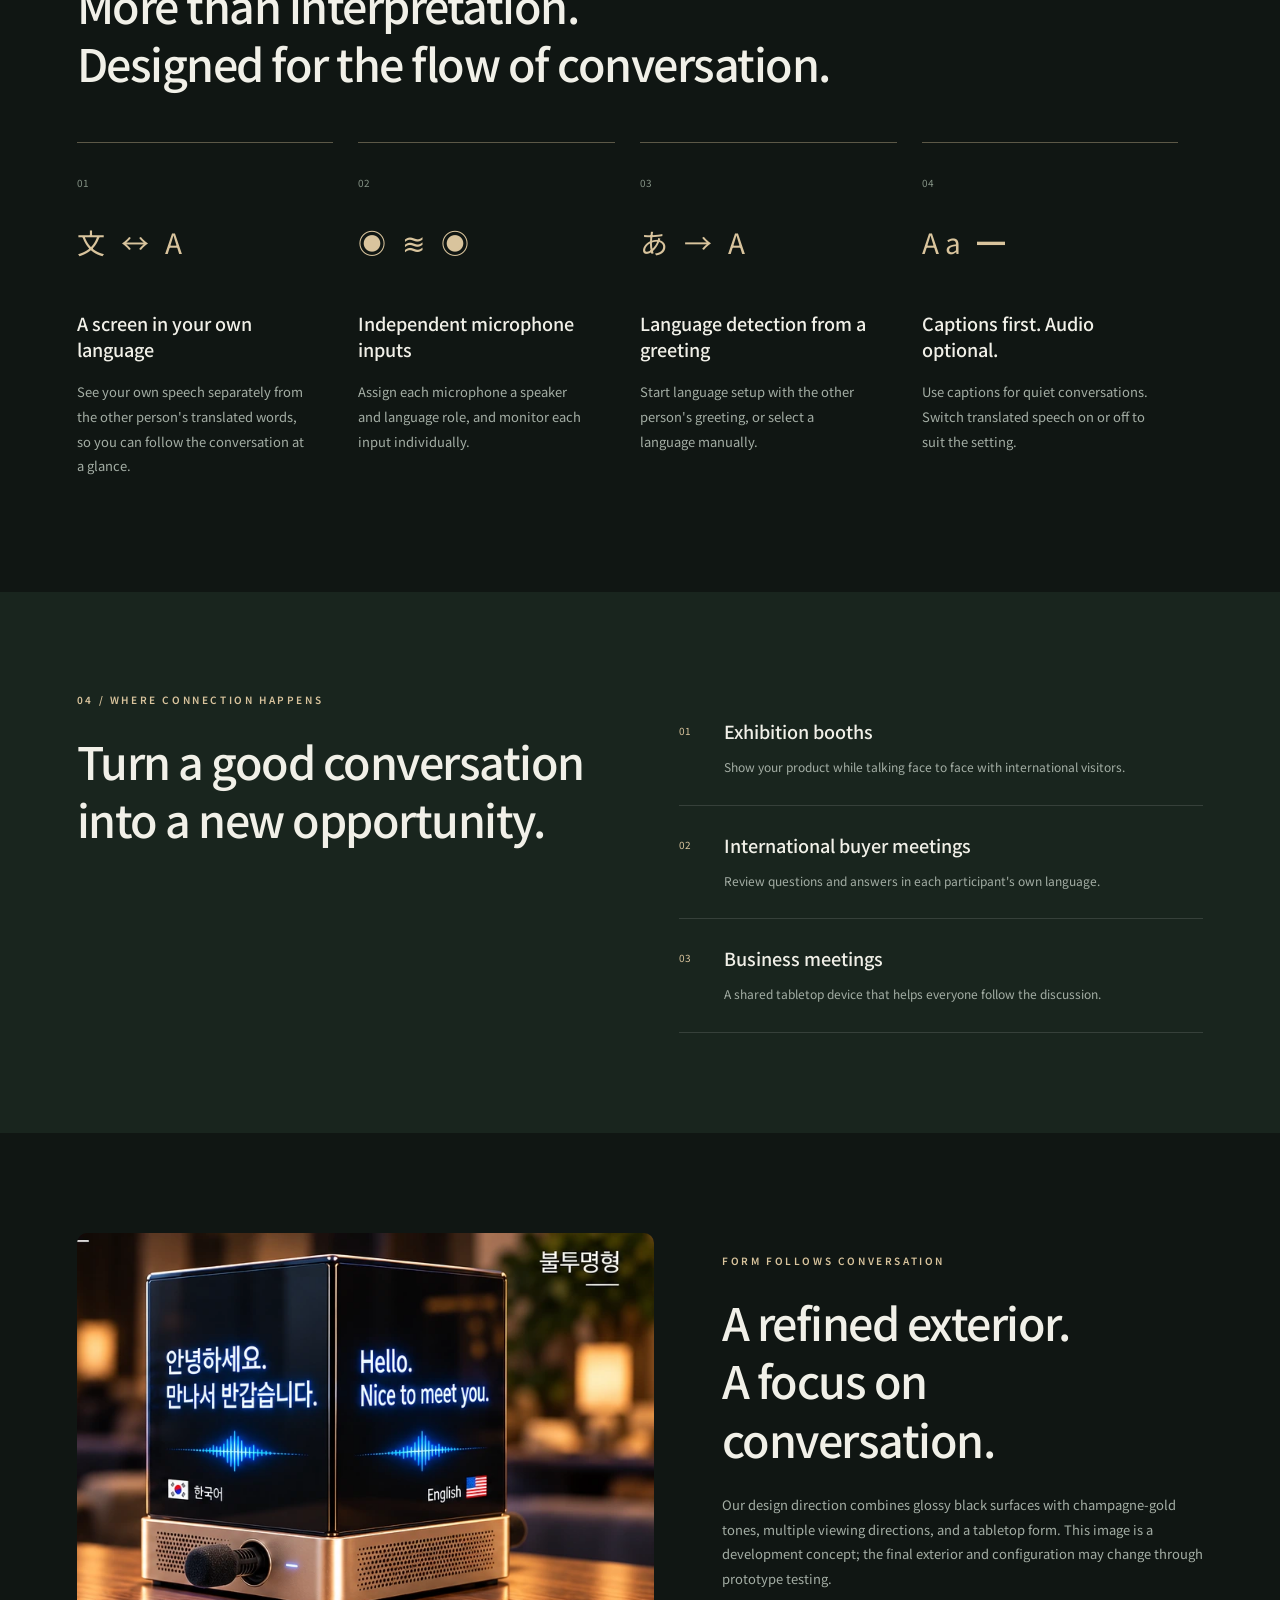
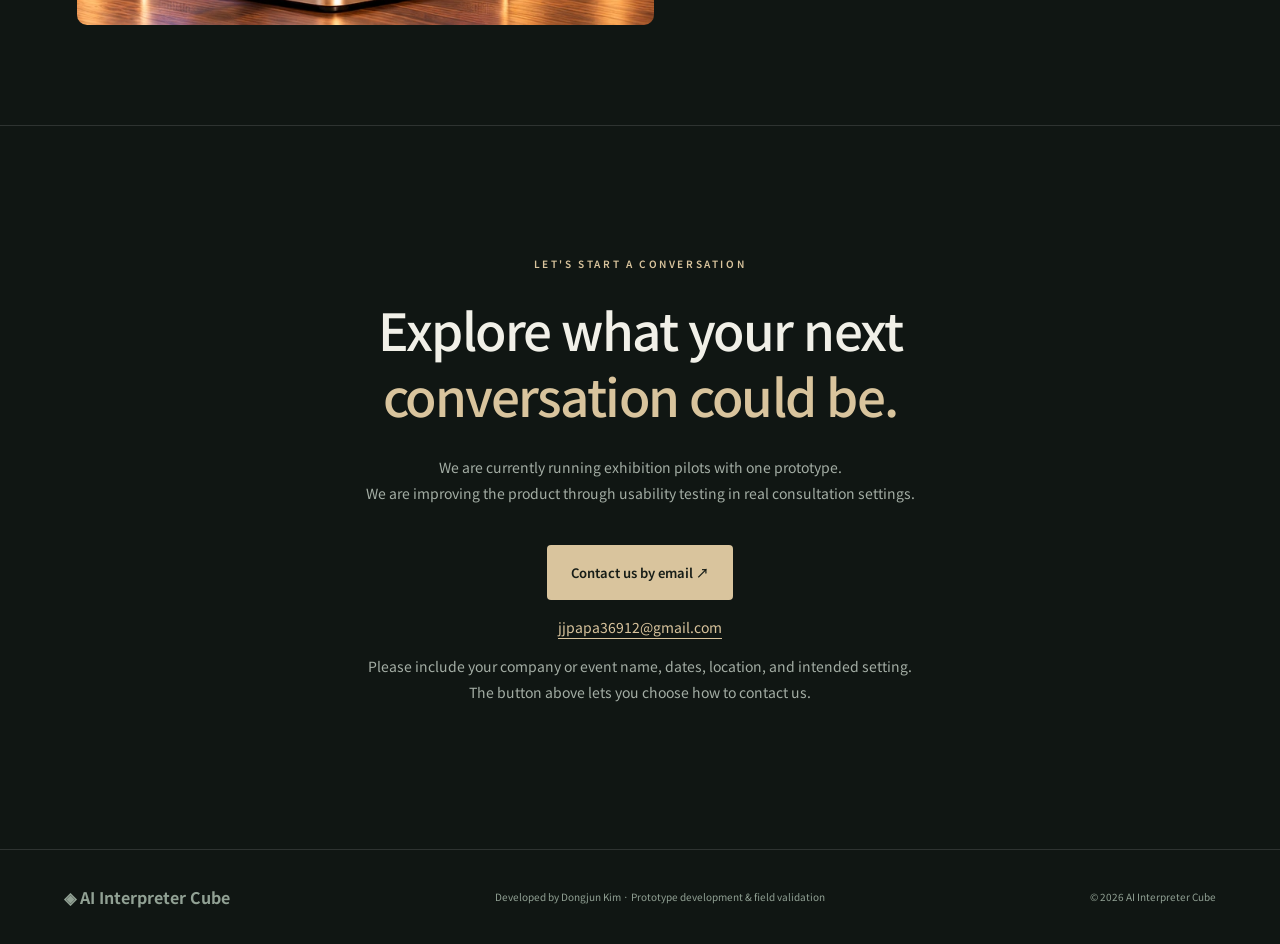
<file: en.html>
<!doctype html><html lang="en"><head><meta charset="utf-8"><meta name="viewport" content="width=device-width,initial-scale=1"><meta name="theme-color" content="#101613"><meta name="description" content="Face-to-face conversations, in your own language. Discover the AI Interpreter Cube prototype for exhibitions, international buyers, and business meetings."><title>AI Interpreter Cube — Conversations without boundaries</title><link rel="alternate" hreflang="ko" href="https://jjpapa36912.github.io/ai-interpreter-cube/"><link rel="alternate" hreflang="en" href="https://jjpapa36912.github.io/ai-interpreter-cube/en.html"><link rel="stylesheet" href="style.css"></head><body>
<a class="skip" href="#main">Skip to content</a><header><a class="brand" href="#">◈ <span>AI Interpreter Cube<small>CONVERSATION, CONNECTED.</small></span></a><nav aria-label="Main navigation"><a href="#experience">Experience</a><a href="#demo">Live demo</a><a href="#details">Features</a><a class="nav-cta" href="#contact">Pilot inquiries ↗</a><a class="language-switch" href="index.html" lang="ko" aria-label="한국어 버전으로 전환">한국어</a></nav></header>
<main id="main"><section class="hero"><div class="hero-copy"><div class="eyebrow"><i></i> A NEW WAY TO CONNECT</div><h1>Different languages.<br><em>Closer conversations.</em></h1><p>Keep your attention on the person across the table.<br>Let the AI Interpreter Cube connect your words.</p><div class="actions"><a class="button primary" href="#demo">Watch the demo <span>↗</span></a><a class="text-link" href="#experience">Discover a new way to connect ↓</a></div><div class="hero-note">EXHIBITIONS · INTERNATIONAL BUYERS · BUSINESS MEETINGS</div></div><figure class="hero-product"><div class="orbit"></div><img src="assets/cube.webp" alt="AI Interpreter Cube design concept with black displays and a champagne-gold base" fetchpriority="high"><figcaption><span>DESIGNED FOR FACE-TO-FACE</span><span>PRODUCT DESIGN CONCEPT</span></figcaption><div class="floating-label"><span class="pulse"></span>A conversation in each person's language</div></figure><div class="hero-bottom"><span>LESS DISTANCE. MORE UNDERSTANDING.</span><span>SCROLL TO EXPLORE ↓</span></div></section>
<section class="highlights section" aria-label="Product highlights"><article><strong>70+</strong><h3>Built on an engine supporting 70+ languages</h3><p>Korean, English, Chinese, Japanese, Hindi, and more.<br>Connect across languages.</p></article><article><strong>≤1 sec</strong><h3>Target: translation latency within one second</h3><p>Real-time interpretation designed to keep conversations flowing.<br>Actual latency varies with speech and operating conditions.</p></article><article><strong>Refined.</strong><h3>A premium exterior design</h3><p>Glossy black meets champagne gold.<br>A tabletop cube designed for professional spaces.</p></article><p class="highlight-note">The language count reflects the interpretation engine's officially supported range; not every language pair has been validated in the field. One second is a development target, not a guaranteed response time. The exterior shown is a design concept.</p></section>
<section id="experience" class="experience section"><div class="eyebrow">01 / THE EXPERIENCE</div><div class="section-heading"><h2>One table.<br><span>Your own language.</span></h2><p>Clearly distinguish your words from the other person's.<br>Follow the conversation in a language you know.</p></div><div class="conversation"><article class="screen"><div class="screen-top"><span>Your screen</span><span>English · EN</span></div><div class="message own"><small>YOU SAID</small><p>What is the main advantage of this product?</p></div><div class="message translated"><small>OTHER SPEAKER · TRANSLATED</small><p>It's easy to use without additional training.</p></div><div class="wave" aria-hidden="true"></div></article><div class="connection" aria-hidden="true">⇄</div><article class="screen"><div class="screen-top"><span>Other person's screen</span><span>Korean · KO</span></div><div class="message translated"><small>OTHER SPEAKER · TRANSLATED</small><p lang="ko">이 제품의 가장 큰 장점은 무엇인가요?</p></div><div class="message own"><small>YOU SAID</small><p lang="ko">별도의 교육 없이 쉽게 사용할 수 있다는 점입니다.</p></div><div class="wave" aria-hidden="true"></div></article></div><p class="caption">Illustrative screen layout. See the actual prototype demonstration below.</p></section>
<section id="demo" class="demo section"><div class="demo-copy"><div class="eyebrow">02 / SEE IT IN ACTION</div><h2>Beyond an explanation.<br><em>A real conversation.</em></h2><p>Watch the actual prototype in action, from spoken input to translated captions on screen.</p><div class="demo-meta"><span>REAL PROTOTYPE</span><span>ACTUAL DEMONSTRATION · WITH AUDIO</span></div><p class="fine">Press play to watch with sound. Recognition accuracy and latency may vary with background noise, speech, and network conditions.</p></div><div class="video-frame"><video controls playsinline preload="metadata" poster="assets/poster.jpg" aria-label="Actual AI Interpreter Cube prototype demonstration"><source src="assets/demo.mp4" type="video/mp4">Your browser does not support video playback. <a href="assets/demo.mp4">Download the video</a></video><span class="video-tag">PROTOTYPE / LIVE DEMO</span></div></section>
<section id="details" class="features section"><div class="eyebrow">03 / BUILT AROUND YOUR CONVERSATION</div><h2>More than interpretation.<br>Designed for the flow of conversation.</h2><div class="feature-grid"><article><b>01</b><div class="icon">文 ↔ A</div><h3>A screen in your own language</h3><p>See your own speech separately from the other person's translated words, so you can follow the conversation at a glance.</p></article><article><b>02</b><div class="icon">◉ ≋ ◉</div><h3>Independent microphone inputs</h3><p>Assign each microphone a speaker and language role, and monitor each input individually.</p></article><article><b>03</b><div class="icon">あ → A</div><h3>Language detection from a greeting</h3><p>Start language setup with the other person's greeting, or select a language manually.</p></article><article><b>04</b><div class="icon">Aa ━</div><h3>Captions first. Audio optional.</h3><p>Use captions for quiet conversations. Switch translated speech on or off to suit the setting.</p></article></div></section>
<section class="usecase section"><div class="usecase-title"><div class="eyebrow">04 / WHERE CONNECTION HAPPENS</div><h2>Turn a good conversation<br>into a new opportunity.</h2></div><div class="usecase-list"><article><span>01</span><h3>Exhibition booths</h3><p>Show your product while talking face to face with international visitors.</p></article><article><span>02</span><h3>International buyer meetings</h3><p>Review questions and answers in each participant's own language.</p></article><article><span>03</span><h3>Business meetings</h3><p>A shared tabletop device that helps everyone follow the discussion.</p></article></div></section>
<section class="design section"><img src="assets/cube.webp" alt="Exterior design concept for the AI Interpreter Cube" loading="lazy"><div><div class="eyebrow">FORM FOLLOWS CONVERSATION</div><h2>A refined exterior.<br>A focus on conversation.</h2><p>Our design direction combines glossy black surfaces with champagne-gold tones, multiple viewing directions, and a tabletop form. This image is a development concept; the final exterior and configuration may change through prototype testing.</p></div></section>
<section id="contact" class="contact section"><div class="eyebrow">LET'S START A CONVERSATION</div><h2>Explore what your next<br><em>conversation could be.</em></h2><p>We are currently running exhibition pilots with one prototype.<br>We are improving the product through usability testing in real consultation settings.</p><button class="button primary" id="contact-open" aria-expanded="false" aria-controls="contact-options">Contact us by email ↗</button><div id="contact-options" class="contact-options" hidden><h3>Choose the easiest way to get in touch</h3><a class="button primary" href="https://mail.google.com/mail/?view=cm&amp;fs=1&amp;to=jjpapa36912%40gmail.com&amp;su=AI%20Interpreter%20Cube%20Pilot%20Inquiry" target="_blank" rel="noopener noreferrer">Compose in Gmail ↗</a><a class="button mail-secondary" href="mailto:jjpapa36912@gmail.com?subject=AI%20Interpreter%20Cube%20Pilot%20Inquiry">Open your email app ↗</a><button class="button mail-secondary" id="copy-email">Copy email address</button><p id="contact-status" role="status"></p><p class="fine">Sign in to Gmail to compose your message. If your default email app does not open, use Gmail or copy the address below.</p></div><p class="contact-email"><a href="mailto:jjpapa36912@gmail.com">jjpapa36912@gmail.com</a></p><p class="fine">Please include your company or event name, dates, location, and intended setting.<br>The button above lets you choose how to contact us.</p></section></main><footer><a class="brand" href="#">◈ AI Interpreter Cube</a><span>Developed by Dongjun Kim · Prototype development &amp; field validation</span><span>© 2026 AI Interpreter Cube</span></footer><script src="app.js"></script></body></html>
</file>
<file: style.css>
@import url('https://fonts.googleapis.com/css2?family=Noto+Sans+KR:wght@400;500;600;700;800&display=swap');
:root{--bg:#101613;--cream:#f1f0e8;--muted:#a4aea5;--gold:#d9c49d;--line:#ffffff20}*{box-sizing:border-box}html{scroll-behavior:smooth;scroll-padding-top:110px}body{margin:0;background:var(--bg);color:var(--cream);font-family:'Noto Sans KR',sans-serif;word-break:keep-all;-webkit-font-smoothing:antialiased}a{color:inherit;text-decoration:none}button,input,textarea{font:inherit}button,a,input,textarea{outline-offset:6px}header{height:100px;display:flex;align-items:center;justify-content:space-between;padding:0 5%;border-bottom:1px solid var(--line);position:relative;z-index:3}.brand{display:flex;gap:12px;align-items:center;font-size:20px;font-weight:700}.brand>span{display:grid;gap:4px}.brand small{font-size:8px;letter-spacing:2.3px;color:var(--muted)}nav{display:flex;gap:32px;align-items:center;font-size:13px}nav a:hover,.text-link:hover{color:var(--gold)}.nav-cta{border:1px solid #697269;border-radius:30px;padding:13px 20px}.skip{position:fixed;top:-100px;background:white;color:black;z-index:9;padding:15px}.skip:focus{top:0}.hero{position:relative;min-height:740px;max-width:1600px;margin:auto;display:grid;grid-template-columns:1fr 1.15fr;align-items:center;gap:24px;padding:75px 5% 110px;overflow:hidden}.eyebrow{font-size:10px;letter-spacing:2.6px;font-weight:600;color:var(--gold);display:flex;align-items:center;gap:10px}.eyebrow i,.pulse{width:6px;height:6px;display:inline-block;background:#c8e0b4;border-radius:50%}.hero h1{font-size:clamp(44px,4.5vw,76px);font-weight:500;line-height:1.25;letter-spacing:-3.5px;margin:30px 0}em{font-style:normal;color:var(--gold)}p{font-size:16px;line-height:1.9;color:var(--muted)}.actions{display:flex;align-items:center;gap:24px;margin-top:38px}.button{display:inline-flex;gap:30px;justify-content:space-between;align-items:center;border-radius:4px;border:0;padding:18px 24px;font-size:13px;font-weight:600;cursor:pointer;transition:transform .3s,background .3s}.primary{background:var(--gold);color:#171d17}.primary:hover{background:#ead7b8;transform:translateY(-3px)}.text-link{font-size:12px}.hero-note{margin-top:50px;font-size:11px;color:#859389;letter-spacing:1px}.hero-product{margin:0;position:relative;padding:50px 0 0;perspective:1000px}.hero-product>img{width:100%;border-radius:32px;position:relative;box-shadow:0 40px 100px #0008;animation:float 8s ease-in-out infinite}.hero-product figcaption{display:flex;justify-content:space-between;font-size:8px;color:var(--muted);letter-spacing:1px;margin:22px 5px}.orbit{position:absolute;width:90%;aspect-ratio:1;border:1px solid #d9c49d18;border-radius:50%;top:0;left:10%;box-shadow:0 0 150px #b3b98b0c}.floating-label{position:absolute;bottom:65px;left:-25px;background:#233229e8;border:1px solid #ffffff25;padding:16px 20px;font-size:11px;border-radius:7px;backdrop-filter:blur(12px);box-shadow:0 10px 40px #0005}.pulse{margin-right:8px;box-shadow:0 0 0 5px #c8e0b411}.hero-bottom{position:absolute;bottom:28px;left:5%;right:5%;display:flex;justify-content:space-between;color:#7b8a80;font-size:8px;letter-spacing:2px}.section{padding:100px 6%;max-width:1600px;margin:auto}.experience{background:#eaece4;color:#16251d;max-width:none}.experience>.eyebrow{color:#566951}.section-heading{display:flex;justify-content:space-between;align-items:end;margin:25px 0 50px}h2{font-size:clamp(32px,3.5vw,52px);font-weight:500;letter-spacing:-2px;line-height:1.3;margin:25px 0}.section-heading h2{margin:0}.section-heading h2 span{color:#7c8a7b}.section-heading p{color:#657262}.conversation{display:grid;grid-template-columns:1fr 50px 1fr;align-items:center}.screen{background:#111b17;border:1px solid #d5d9cd;border-radius:18px;padding:30px;min-height:370px;box-shadow:0 20px 50px #14291c12;color:var(--cream)}.screen-top{display:flex;justify-content:space-between;font-size:10px;color:#91a194;border-bottom:1px solid var(--line);padding-bottom:20px}.message{padding:20px 0 6px}.message small{font-size:9px;letter-spacing:1px;color:#a4b5a6}.message p{color:#f1f0e8;font-size:23px;line-height:1.55;margin:12px 0}.message.translated p{color:#dfc89f}.connection{text-align:center;font-size:25px;color:#60745e}.wave{height:22px;display:flex;align-items:center;justify-content:center;gap:4px;margin-top:25px}.wave i{width:2px;height:var(--h);background:#b6c9ac;border-radius:2px;animation:wave 1.4s ease-in-out infinite;animation-delay:var(--d)}.caption{font-size:10px;text-align:center;color:#63725f;margin-top:25px}.demo{display:grid;grid-template-columns:1fr 1fr;align-items:center;gap:10%;padding-top:120px;padding-bottom:120px}.demo-copy{max-width:450px}.demo-meta{border-top:1px solid var(--line);border-bottom:1px solid var(--line);padding:20px 0;display:flex;justify-content:space-between;font-size:10px;color:var(--gold);margin:30px 0}.fine{font-size:11px;line-height:1.8}.video-frame{max-width:410px;justify-self:center;position:relative;width:100%;background:#000;border:1px solid #ffffff24;padding:10px;border-radius:22px;box-shadow:0 35px 100px #0007}.video-frame video{width:100%;display:block;border-radius:14px;max-height:650px;background:#000}.video-tag{position:absolute;top:24px;left:24px;font-size:8px;background:#0009;padding:8px;border-radius:4px;pointer-events:none;color:#fff;letter-spacing:1px}.features{border-top:1px solid var(--line)}.feature-grid{display:grid;grid-template-columns:repeat(4,1fr);gap:0;margin-top:50px}.feature-grid article{border-top:1px solid #d9c49d60;padding:25px 25px 0 0;margin-right:25px}.feature-grid b{font-size:10px;color:#849285;font-weight:400}.icon{font-size:28px;color:var(--gold);height:100px;display:flex;align-items:center;letter-spacing:5px}h3{font-size:18px;font-weight:500}.feature-grid p{font-size:13px}.usecase{display:grid;grid-template-columns:1fr 1fr;gap:7%;background:#19251e;max-width:none}.usecase-list article{display:grid;grid-template-columns:30px 1fr;gap:0 15px;padding:26px 0;border-bottom:1px solid var(--line)}.usecase-list article>span{grid-row:span 2;font-size:10px;color:var(--gold);padding-top:5px}.usecase-list h3{margin:0}.usecase-list p{font-size:12px;margin-bottom:0}.design{display:grid;grid-template-columns:1.2fr 1fr;gap:6%;align-items:center}.design img{width:100%;border-radius:10px}.design p{font-size:13px}.contact{text-align:center;padding-top:130px;padding-bottom:130px;border-top:1px solid var(--line)}.contact .eyebrow{justify-content:center}.contact h2{font-size:clamp(35px,4vw,60px)}.contact .button{margin-top:24px}.contact p{font-size:14px}footer{padding:35px 5%;border-top:1px solid var(--line);display:flex;justify-content:space-between;align-items:center;color:#91a194;gap:20px}footer .brand{font-size:16px}footer span{font-size:10px}#inquiry-panel{max-width:550px;margin:40px auto 0;text-align:left}form{display:grid;gap:18px}label{display:grid;gap:10px;font-size:12px}input,textarea{width:100%;border:1px solid #ffffff30;background:#1e2c23;color:white;border-radius:6px;padding:15px}textarea{resize:vertical}.reveal{opacity:0;transform:translateY(22px);transition:opacity .8s,transform .8s}.reveal.visible{opacity:1;transform:none}@keyframes float{50%{transform:translateY(-12px)}}@keyframes wave{50%{transform:scaleY(.4)}}@media(max-width:900px){header{height:85px}nav{gap:20px}nav>a:not(.nav-cta){display:none}.hero{grid-template-columns:1fr;padding-top:55px}.hero-copy{max-width:620px}.hero-product{max-width:650px;margin:0 auto;width:100%;padding-top:15px}.hero h1{font-size:56px}.hero-bottom{font-size:7px}.section{padding:70px 6%}.demo{gap:6%}.feature-grid{grid-template-columns:1fr 1fr;gap:30px}.design{grid-template-columns:1fr}.design img{order:2}.floating-label{left:10px}.section-heading{align-items:start;gap:30px}.message p{font-size:19px}.screen{padding:22px}.usecase{grid-template-columns:1fr}.demo h2{font-size:40px}}@media(max-width:600px){.brand{font-size:15px}.nav-cta{padding:11px 13px;font-size:10px}.hero h1{font-size:46px;letter-spacing:-2.5px}.actions{gap:16px}.button{padding:16px;font-size:12px}.text-link{font-size:10px}.hero-bottom span:last-child{display:none}.hero-note{margin-top:28px}.hero-product figcaption{font-size:7px}.section-heading{display:block}.section-heading p{font-size:13px;margin-top:25px}.conversation{grid-template-columns:1fr;gap:18px}.connection{display:none}.screen{min-height:320px}.message p{font-size:22px}.demo{grid-template-columns:1fr;gap:35px}.video-frame{max-width:330px}.feature-grid{gap:24px}.feature-grid article{padding-right:8px;margin:0}.feature-grid h3{font-size:15px}.feature-grid p{font-size:12px}footer{flex-wrap:wrap}footer .brand{width:100%}.contact p{font-size:12px}.floating-label{font-size:9px;padding:12px}}@media(prefers-reduced-motion:reduce){html{scroll-behavior:auto}*,*::before,*::after{animation:none!important;transition:none!important}.reveal{opacity:1;transform:none}}

.highlights{display:grid;grid-template-columns:repeat(3,1fr);gap:35px;border-top:1px solid var(--line);padding-top:55px;padding-bottom:55px}.highlights article{border-right:1px solid var(--line);padding-right:20px}.highlights article:last-of-type{border:0}.highlights strong{font-size:56px;letter-spacing:-2px;color:var(--gold);font-weight:500}.highlights h3{font-size:17px}.highlights p{font-size:12px}.highlight-note{grid-column:1/-1;color:#8b998e;font-size:10px!important;margin:0}.highlight-note a{text-decoration:underline}@media(max-width:700px){.highlights{grid-template-columns:1fr;gap:25px}.highlights article{border-right:0;border-bottom:1px solid var(--line);padding-bottom:25px}.highlights strong{font-size:48px}}

.contact-options{max-width:600px;margin:30px auto 0;padding:25px;border:1px solid var(--line);border-radius:12px;background:#1b281f}.contact-options[hidden]{display:none}.contact-options .button{margin:8px;gap:12px}.mail-secondary{background:transparent;color:var(--cream);border:1px solid #ffffff40}.contact-email a{color:var(--gold);text-decoration:underline;text-underline-offset:5px}.contact-options h3{margin-top:0}#contact-status{color:var(--gold)}

/* Keep the language selector accessible at every breakpoint. */
.language-switch{font-size:11px;letter-spacing:.04em;border-left:1px solid var(--line);padding-left:18px;white-space:nowrap}
html[lang="en"] body{word-break:normal;overflow-wrap:break-word}
html[lang="en"] .hero h1{font-size:clamp(40px,4.1vw,68px);letter-spacing:-2.5px}
html[lang="en"] h2{letter-spacing:-1.5px}
@media(max-width:900px){nav>a.language-switch{display:inline-block}}
@media(max-width:600px){nav{gap:12px}.language-switch{padding-left:10px}html[lang="en"] header .brand{font-size:12px}html[lang="en"] .hero h1{font-size:42px;letter-spacing:-1.8px}html[lang="en"] .actions{flex-wrap:wrap}html[lang="en"] .hero-note{line-height:1.9}}
.nav-cta{white-space:nowrap}
</file>
<file: wearable/style.css>
@import url('https://fonts.googleapis.com/css2?family=Noto+Sans+KR:wght@400;500;600;700;800&display=swap');
:root{color-scheme:dark;--bg:#08090b;--fg:#f3f3f1;--muted:#a1a5ad;--line:#272a30;--accent:#c8d6e6}*{box-sizing:border-box}html{scroll-behavior:smooth;scroll-padding-top:85px}body{margin:0;background:var(--bg);color:var(--fg);font-family:'Noto Sans KR',-apple-system,BlinkMacSystemFont,sans-serif;word-break:keep-all;font-size:16px;line-height:1.8}a{color:inherit;text-decoration:none}button{font:inherit;cursor:pointer}header{height:82px;padding:0 4.5%;display:flex;align-items:center;justify-content:space-between;position:absolute;z-index:5;width:100%;border-bottom:1px solid #ffffff16}.brand{font-weight:700;font-size:17px;letter-spacing:-.6px}.mark{font-size:25px;margin-right:9px;color:#d6e3f1}nav{display:flex;gap:35px;font-size:14px;color:#bbbfc5}.nav-contact{font-size:14px;border:1px solid #ffffff40;border-radius:99px;padding:8px 19px}.hero{min-height:850px;height:100svh;max-height:1150px;position:relative;overflow:hidden;display:flex;align-items:center}.hero-image{position:absolute;width:100%;height:100%;object-fit:cover;object-position:60% center}.hero-shade{position:absolute;inset:0;background:linear-gradient(90deg,#08090bf2 0%,#08090b9c 33%,#08090b00 72%),linear-gradient(0deg,#08090b 0%,transparent 18%)}.hero-copy{position:relative;padding:90px 7% 60px;max-width:850px}.eyebrow{font-size:12px;letter-spacing:2.3px;color:var(--accent);font-weight:600;margin:0 0 24px}.hero h1{font-size:clamp(44px,4.7vw,78px);letter-spacing:-3.7px;line-height:1.25;font-weight:600;margin:0 0 30px}.lead{font-size:21px;line-height:1.9;color:#c4c8ce;font-weight:400}.button{display:inline-flex;align-items:center;justify-content:center;background:#e7eaf0;color:#13161b;border:1px solid #e7eaf0;border-radius:99px;padding:13px 25px;font-size:14px;font-weight:600;transition:transform .25s,background .25s}.button:hover{transform:translateY(-3px);background:#fff}.hero .button{margin-top:24px}.hero-note{font-size:13px;color:#8c919b;margin-top:25px}.hero-bottom{position:absolute;bottom:32px;left:7%;right:7%;display:flex;justify-content:space-between;font-size:12px;color:#8d929d}.intro{text-align:center;padding:140px 20px 130px}.intro h2,h2{font-size:clamp(32px,3.5vw,52px);font-weight:500;line-height:1.45;letter-spacing:-2.1px;margin:0 0 27px}.intro h2 span{color:#8b909a}.intro>p:last-child{color:var(--muted);line-height:2;font-size:18px}.scene{margin:0 3%;position:relative;border-radius:6px;overflow:hidden;height:660px}.scene img{width:100%;height:100%;object-fit:cover}.scene:after{content:'';position:absolute;inset:0;background:linear-gradient(90deg,#0009,transparent 75%)}.scene-caption{position:absolute;bottom:65px;left:6%;z-index:1;text-shadow:0 2px 20px #0006}.scene-caption h2{font-size:48px;margin:15px 0 0}.image-note{position:absolute;bottom:15px;right:20px;font-size:12px;z-index:1;color:#ddd}.content{max-width:1320px;margin:auto;padding:140px 6%}.experience{display:grid;grid-template-columns:.9fr 1.1fr;gap:65px;align-items:center}.section-head>p:last-child,.section-desc{color:var(--muted);font-size:17px;line-height:2}.conversation-demo{border:1px solid #343942;background:radial-gradient(ellipse at top left,#1c2531,#101216 75%);border-radius:24px;padding:30px;box-shadow:0 30px 100px #0005}.demo-top{display:flex;justify-content:space-between;color:#929ba8;font-size:12px;margin-bottom:36px}.speaking{display:flex;align-items:center;gap:15px;min-height:100px}.avatar{background:#b6c9df22;color:#d8e7f9;border:1px solid #afc6df44;display:grid;place-items:center;flex-shrink:0;width:44px;height:44px;border-radius:50%}.speaking small,.listener-grid small{color:#a9b4c4;font-size:12px}.speaking p{margin:5px 0;font-size:20px;line-height:1.6}.wave{display:flex;align-items:center;gap:3px;margin-left:auto;height:30px}.wave i{width:3px;background:#a6c9e8;height:12px;border-radius:3px;animation:wave 1s infinite alternate}.wave i:nth-child(2n){height:25px;animation-delay:.3s}.wave i:nth-child(3){height:19px;animation-delay:.6s}.listener-grid{display:grid;grid-template-columns:1fr 1fr;gap:12px;margin-top:27px}.listener-grid article{padding:20px;background:#ffffff05;border:1px solid #ffffff10;border-radius:13px}.listener-grid p{font-size:18px;line-height:1.6;min-height:88px;margin:15px 0}.listener-grid article>span{font-size:12px;color:#788699}.demo-controls{display:flex;gap:8px;flex-wrap:wrap;margin-top:25px}.demo-controls button{border:1px solid #3a4049;color:#a6adb9;background:transparent;border-radius:99px;font-size:12px;padding:7px 12px}.demo-controls button.selected{background:#d7e3f0;color:#10151b;border-color:#d7e3f0}.demo-note{font-size:12px;color:#7f8793;line-height:1.8;margin:20px 0 0}.connection{border-top:1px solid var(--line);text-align:center}.network{margin:65px auto;max-width:850px;display:grid;grid-template-columns:1fr 1fr 1fr;align-items:center}.people{display:grid;gap:12px}.people span{border:1px solid #343c49;border-radius:99px;padding:12px;background:#141922;font-size:14px}.network-line{height:1px;background:linear-gradient(90deg,#344053,#a7bcd5,#344053);position:relative}.network-line span{position:absolute;bottom:15px;left:0;right:0;font-size:12px;color:#939eae}.cloud{border:1px solid #5d718e;border-radius:25px;padding:24px 14px;background:radial-gradient(ellipse at top,#26364b,#0d131c)}.cloud-icon{font-size:34px;color:#b6cfea;display:block;line-height:1.3}.cloud strong,.cloud small{display:block}.cloud small{font-size:12px;color:#a4b1c3;margin-top:6px}.steps{display:grid;grid-template-columns:repeat(3,1fr);gap:40px;text-align:left}.step-symbol{font-size:30px;color:#b4c6dc}.steps h3{font-weight:500;font-size:20px;margin:15px 0}.steps p{font-size:15px;color:var(--muted);line-height:1.9}.technical-note{font-size:12px;color:#737d8a;margin-top:45px}.design{display:grid;grid-template-columns:1.1fr 1fr;background:#101216;align-items:center}.design-photo{height:760px;overflow:hidden}.design-photo img{height:100%;width:100%;object-fit:cover;object-position:80% center}.design-copy{padding:70px 12%}.design-copy>p:not(.eyebrow){color:var(--muted);font-size:16px;line-height:2}.design-copy ul{list-style:none;padding:0;margin:35px 0}.design-copy li{border-bottom:1px solid #2c3037;padding:15px 0}.design-copy li span{display:block;font-size:10px;letter-spacing:2px;color:#8395ac}.design-copy li strong{font-size:16px;font-weight:400}.design-copy>small{font-size:12px;color:#7c8591;line-height:1.8;display:block}.places h2{margin-bottom:55px}.use-grid{display:grid;grid-template-columns:repeat(3,1fr);gap:35px}.use-grid article{border-top:1px solid #566170;padding-top:25px}.use-grid span{font-size:11px;color:#8194ad;letter-spacing:2px}.use-grid h3{font-weight:500;font-size:25px;margin:23px 0 13px}.use-grid p{font-size:15px;color:var(--muted)}.development{border-top:1px solid var(--line);display:grid;grid-template-columns:1fr 1fr;gap:60px;padding-top:85px;padding-bottom:100px}.development>div>p:not(.eyebrow){color:var(--muted);font-size:15px;line-height:2;margin:0 0 20px}.text-link{font-size:14px;border-bottom:1px solid #6f829c;padding-bottom:4px}.contact{text-align:center;padding:110px 25px 80px;background:radial-gradient(ellipse at bottom,#172334,#08090b 70%);border-top:1px solid var(--line)}.contact>p:not(.eyebrow){color:var(--muted);font-size:15px}.email{display:block;font-size:clamp(21px,3vw,36px);font-weight:400;letter-spacing:-.7px;margin:35px 0 25px}.contact-actions{display:flex;justify-content:center;gap:12px}.outline{background:transparent;color:#d6dce5;border-color:#515c6b}.outline:hover{background:#ffffff10}#copy-status{min-height:25px}footer{display:flex;align-items:center;justify-content:space-between;padding:35px 5%;border-top:1px solid var(--line);color:#808895;font-size:12px}footer p{font-size:12px}footer .brand{font-size:14px;color:#c6cbd4}.reveal{opacity:1}.js .reveal{opacity:0;transform:translateY(28px);transition:opacity 1s,transform 1s}.js .reveal.visible{opacity:1;transform:none}@keyframes wave{to{transform:scaleY(.35)}}@media(min-width:1700px){.hero-copy{padding-left:10%}}@media(max-width:900px){nav{display:none}.hero{min-height:760px;max-height:980px}.hero-image{object-position:65% center}.hero-shade{background:linear-gradient(90deg,#08090be8,#08090b20),linear-gradient(0deg,#08090b,transparent 35%)}.hero h1{font-size:54px}.hero-copy{padding-left:6%}.experience{grid-template-columns:1fr;gap:35px}.scene{height:550px}.design{grid-template-columns:1fr}.design-photo{height:500px}.design-copy{padding:65px 8%}.design-copy ul{display:grid;grid-template-columns:repeat(3,1fr);gap:20px}.steps{gap:25px}.content{padding:90px 6%}footer{flex-wrap:wrap;gap:10px}.development{gap:30px}}@media(max-width:600px){header{height:70px;padding:0 6%}.brand{font-size:14px}.mark{font-size:19px;margin-right:4px}.nav-contact{font-size:11px;padding:7px 12px}.hero{min-height:820px;height:100svh;max-height:1000px;align-items:flex-start}.hero-image{height:70%;top:25%;object-position:73% center;opacity:.9}.hero-shade{background:linear-gradient(180deg,#08090b 12%,#08090b99 35%,transparent 58%,#08090b 96%)}.hero-copy{padding:130px 7% 0}.eyebrow{font-size:10px;letter-spacing:1.8px;margin-bottom:20px}.hero h1{font-size:43px;letter-spacing:-2.5px}.lead{font-size:17px;line-height:1.8}.hero .button{margin-top:15px}.hero-note{font-size:11px;max-width:240px}.hero-bottom{bottom:22px;font-size:10px;gap:25px}.hero-bottom span:first-child{display:none}.intro{padding:90px 6%}.intro h2,h2{font-size:31px;letter-spacing:-1.5px}.intro>p:last-child{font-size:15px}.desktop{display:none}.scene{height:580px;margin:0;border-radius:0}.scene img{object-position:52% center}.scene:after{background:linear-gradient(0deg,#000b,transparent 80%)}.scene-caption{bottom:65px}.scene-caption h2{font-size:35px}.image-note{font-size:10px;left:6%;right:auto}.content{padding:80px 6%}.section-head>p:last-child,.section-desc{font-size:15px}.conversation-demo{padding:22px 18px;border-radius:19px}.speaking p{font-size:17px}.listener-grid{gap:8px}.listener-grid article{padding:14px}.listener-grid p{font-size:15px;min-height:100px}.listener-grid small{font-size:10px}.demo-top{font-size:10px}.demo-controls button{font-size:11px}.network{grid-template-columns:1fr;gap:25px;margin:40px auto;max-width:350px}.people{grid-template-columns:repeat(3,1fr);gap:5px}.people span{padding:9px 3px;font-size:11px}.network-line{height:45px;width:1px;margin:auto;background:#6c84a3}.network-line span{white-space:nowrap;left:15px;bottom:10px;font-size:11px}.cloud{padding:18px}.steps{grid-template-columns:1fr;gap:20px}.steps article{border-top:1px solid #2c3139;padding-top:18px}.step-symbol{float:right}.steps h3{margin:5px 0 10px}.steps p{margin:0}.technical-note{text-align:left}.design-photo{height:410px}.design-copy{padding:55px 7%}.design-copy ul{grid-template-columns:1fr;gap:0}.use-grid{grid-template-columns:1fr;gap:25px}.use-grid h3{margin:15px 0 10px}.development{grid-template-columns:1fr;gap:15px}.contact{padding:85px 6% 55px}.contact h2{font-size:29px}.contact-actions{flex-direction:column;align-items:center}.contact-actions .button{width:230px}footer{display:block;text-align:center}footer p{margin:12px 0}}@media(prefers-reduced-motion:reduce){html{scroll-behavior:auto}.js .reveal{opacity:1;transform:none;transition:none}.wave i{animation:none}.button{transition:none}}
.experience>*{min-width:0}.listener-grid>*{min-width:0}.listener-grid p{overflow-wrap:anywhere}.eyebrow{overflow-wrap:anywhere}@media(max-width:600px){.hero-note{background:#08090b99;display:inline-block;padding:4px 8px;border-radius:6px}}
</file>
